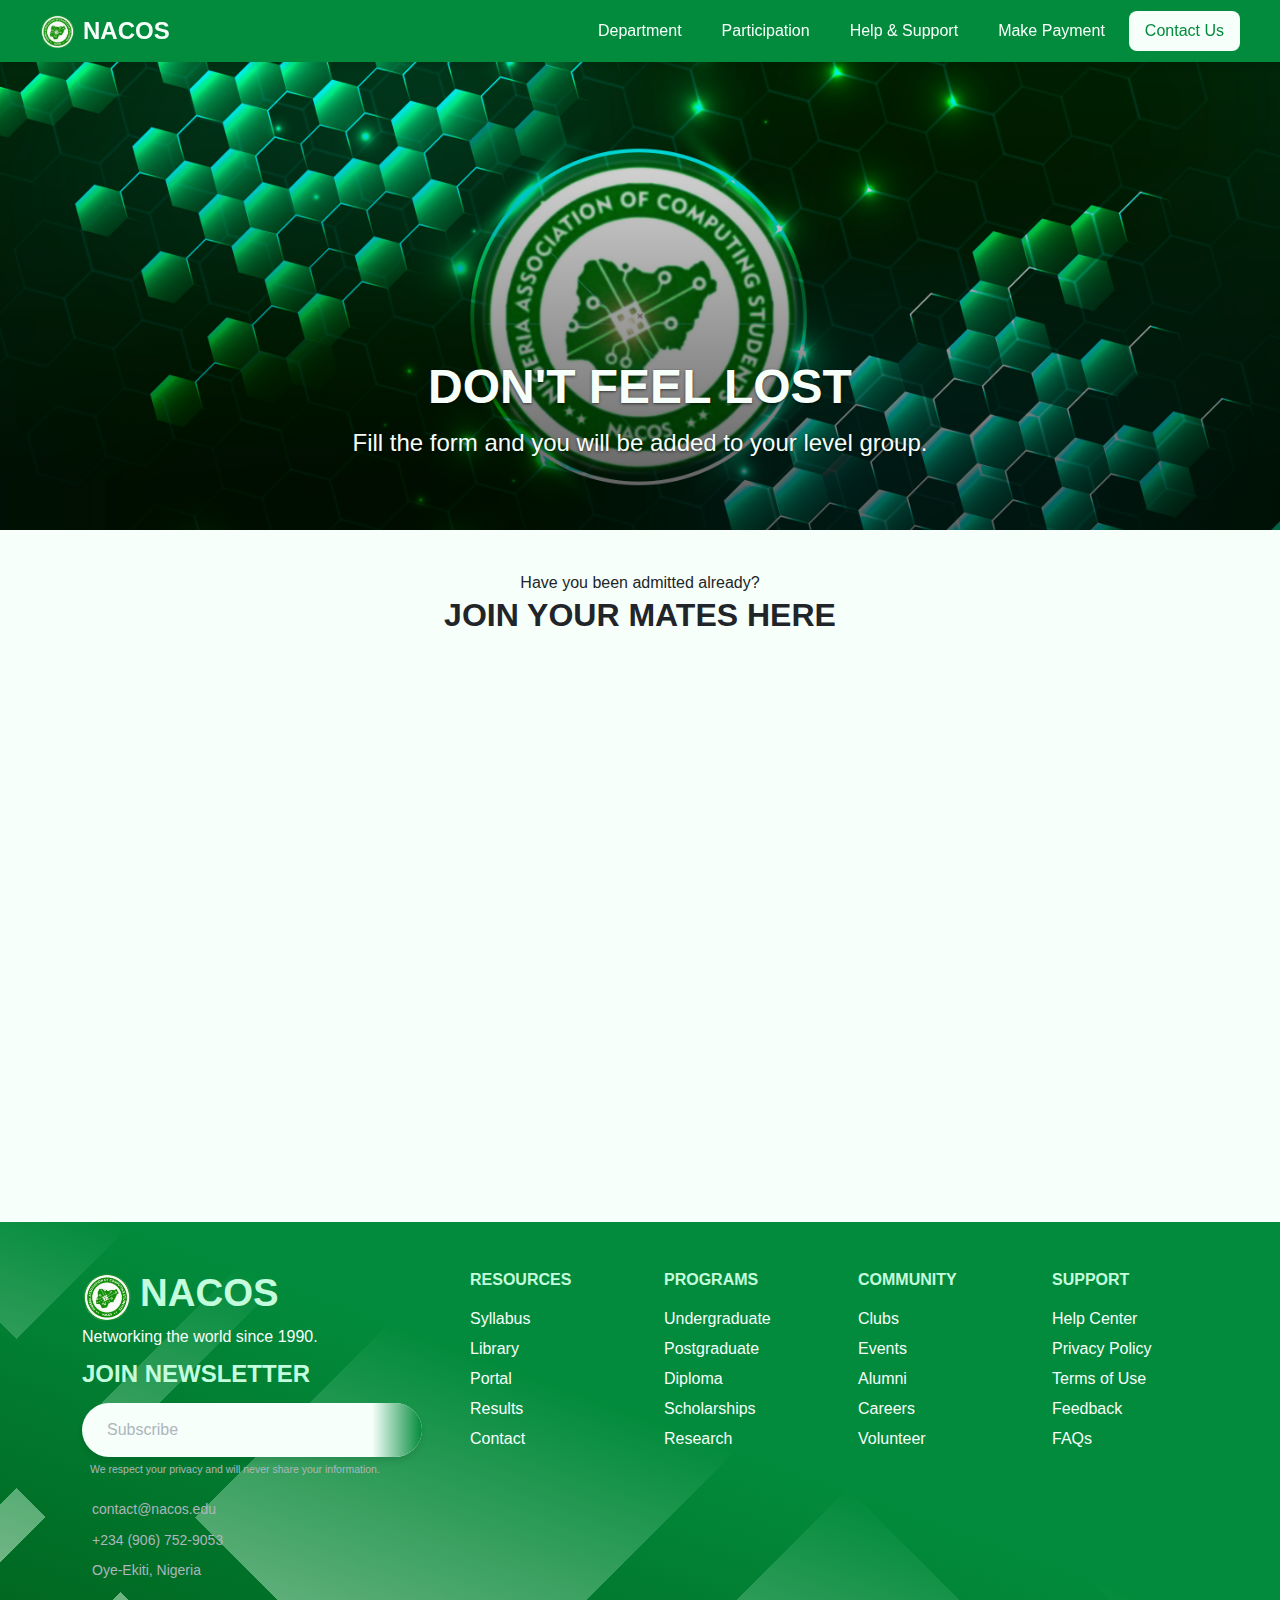
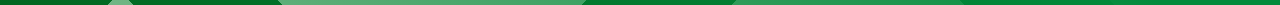
<file: Admission-page.html>
<!DOCTYPE html>
<html lang="en">

<head>
    <!-- *========= Meta Tags and Page Information ========= -->
    <meta charset="UTF-8">
    <meta name="viewport" content="width=device-width, initial-scale=1.0">

    <!-- *========= Favicon Settings ========= -->
    <link rel="apple-touch-icon" sizes="57x57" href="media/favicon/apple-icon-57x57.png">
    <link rel="apple-touch-icon" sizes="60x60" href="media/favicon/apple-icon-60x60.png">
    <link rel="apple-touch-icon" sizes="72x72" href="media/favicon/apple-icon-72x72.png">
    <link rel="apple-touch-icon" sizes="76x76" href="media/favicon/apple-icon-76x76.png">
    <link rel="apple-touch-icon" sizes="114x114" href="media/favicon/apple-icon-114x114.png">
    <link rel="apple-touch-icon" sizes="120x120" href="media/favicon/apple-icon-120x120.png">
    <link rel="apple-touch-icon" sizes="144x144" href="media/favicon/apple-icon-144x144.png">
    <link rel="apple-touch-icon" sizes="152x152" href="media/favicon/apple-icon-152x152.png">
    <link rel="apple-touch-icon" sizes="180x180" href="media/favicon/apple-icon-180x180.png">
    <link rel="icon" type="image/png" sizes="192x192" href="media/favicon/android-icon-192x192.png">
    <link rel="icon" type="image/png" sizes="32x32" href="media/favicon/favicon-32x32.png">
    <link rel="icon" type="image/png" sizes="96x96" href="media/favicon/favicon-96x96.png">
    <link rel="icon" type="image/png" sizes="16x16" href="media/favicon/favicon-16x16.png">
    <meta name="msapplication-TileImage" content="media/favicon/ms-icon-144x144.png">

    <!-- ? ------- Additional Meta Settings -------- -->
    <link rel="manifest" href="media/favicon/manifest.json">
    <meta name="msapplication-config" content="media/favicon/browserconfig.xml">
    <meta name="msapplication-TileColor" content="#B8FDD7">
    <meta name="theme-color" content="#B8FDD7">

    <!-- *========= External CSS Libraries ========= -->
    <!-- ? ------- Font Awesome Icons -------- -->
    <link rel="stylesheet" href="https://site-assets.fontawesome.com/releases/v6.5.1/css/all.css">

    <!-- ? ------- Bootstrap Framework -------- -->
    <link href="https://cdn.jsdelivr.net/npm/bootstrap@5.3.3/dist/css/bootstrap.min.css" rel="stylesheet"
        integrity="sha384-QWTKZyjpPEjISv5WaRU9OFeRpok6YctnYmDr5pNlyT2bRjXh0JMhjY6hW+ALEwIH" crossorigin="anonymous">

    <!-- ? ------- AOS Animation -------- -->
    <link href="https://unpkg.com/aos@2.3.1/dist/aos.css" rel="stylesheet">

    <link rel="stylesheet" href="https://cdnjs.cloudflare.com/ajax/libs/animate.css/4.1.1/animate.min.css" />

    <!-- *========= Custom Stylesheets ========= -->
    <link rel="stylesheet" href="general.css">
    <link rel="stylesheet" href="contact-&-Admissionpage.css">

    <title>NACOS | Admission Page</title>

</head>

<body id="Admission-page">
        <!-- *======== Navigation =========== -->
        <!-- Navbar will be inserted by JavaScript -->
        <header>
            <nav class="navbar navbar-expand-lg custom-navbar fixed-top">
                <div class="container-fluid px-4">
                    <!-- *======== Navbar Brand with Tooltip =========== -->
                    <a class="navbar-brand d-flex align-items-center smart-link" href="index.html" data-bs-toggle="tooltip"
                        data-bs-placement="bottom" title="Home">
                        <img src="./media/logo.png" alt="Logo" width="35" height="35" class="me-2">
                        <strong class="brand-name">NACOS</strong>
                    </a>
        
                    <!-- Toggle button -->
                    <button class="navbar-toggler custom-toggler" type="button" data-bs-toggle="offcanvas"
                        data-bs-target="#mobileMenu" aria-controls="mobileMenu" aria-label="Toggle navigation">
                        <span class="navbar-toggler-icon"></span>
                    </button>
        
        
                    <!-- Offcanvas menu -->
                    <div class="offcanvas offcanvas-end custom-offcanvas" tabindex="-1" id="mobileMenu"
                        aria-labelledby="offcanvasNavbarLabel">
                        <div class="offcanvas-header justify-content-between">
                            <h5 class="offcanvas-title brand-name" id="offcanvasNavbarLabel">NACOS</h5>
                            <button type="button" class="btn-close custom-close" data-bs-dismiss="offcanvas"
                                aria-label="Close"></button>
                        </div>
        
                        <div class="offcanvas-body">
                            <ul class="navbar-nav ms-auto gap-3">
                                <li class="nav-item dropdown">
                                    <a class="nav-link dropdown-toggle" href="#" role="button" data-bs-toggle="dropdown"
                                        aria-expanded="false">
                                        <i class="fa fa-building me-2"></i> Department
                                    </a>
                                    <ul class="dropdown-menu">
                                        <li><a class="dropdown-item smart-link" href="index.html#about-department">About us</a></li>
                                        <li><a class="dropdown-item smart-link" href="executive.html">Staff</a></li>
                                    </ul>
                                </li>
        
                                <li class="nav-item dropdown">
                                    <a class="nav-link dropdown-toggle" href="#" role="button" data-bs-toggle="dropdown"
                                        aria-expanded="false">
                                        <i class="fa fa-handshake-angle me-2"></i> Participation
                                    </a>
                                    <ul class="dropdown-menu">
                                        <li><a class="dropdown-item smart-link" href="Admission-page.html">Join Mate</a></li>
                                        <li><a class="dropdown-item" href="contact.html#contest">Contest for Post</a></li>
                                        <li><a class="dropdown-item" href="contact.html#birthday">Notify Birthday</a></li>
                                        <li>
                                            <hr class="dropdown-divider">
                                        </li>
                                        <li><a class="dropdown-item" href="contact.html#payment">Gift Us</a></li>
        
                                    </ul>
                                </li>
        
                                <li class="nav-item dropdown">
                                    <a class="nav-link dropdown-toggle" href="#" role="button" data-bs-toggle="dropdown"
                                        aria-expanded="false">
                                        <i class="fa fa-question-circle me-2"></i> Help & Support
                                    </a>
                                    <ul class="dropdown-menu">
                                        <li><a class="dropdown-item smart-link" href="index.html#FAQs">FAQs</a></li>
                                        <li><a class="dropdown-item" href="contact.html#report">Report a Problem</a></li>
                                    </ul>
                                </li>
        
                                <li class="nav-item">
                                    <a class="nav-link" href="contact.html#payment">
                                        <i class="fa fa-credit-card me-2"></i> Make Payment
                                    </a>
                                </li>
        
                                <li class="nav-item">
                                    <a class="button button2 btn btn-custom smart-link" href="contact.html">Contact Us</a>
                                </li>
                            </ul>
                        </div>
                    </div>
                </div>
            </nav>
            <!-- Navbar end -->
        </header>

    <!-- *======== Hero Section =========== -->
    <!-- & ++++++++ Main welcome banner and action buttons ++++++++ -->
    <section class="hero-section fluid" id="InsertHero">
        <div class="hero-container">
            <div class="hero-text">
                <h1 class="animate__animated animate__backInUp">Don't feel lost</h1>
                <p>Fill the form and you will be added to your level group.</p>
            </div>
        </div>
    </section>

    <section class="point_container">
        <!-- *======== Join Mates Section =========== -->
        <!-- & ++++++++ For already admitted students ++++++++ -->
        <div class="join-container" id="join-mates">
            <p style="margin: 0;">Have you been admitted already?</p>
            <h1 style="font-size: 2rem;">Join your mates here</h1>
        </div>

        <!-- ? ------- Join Mates Form -------- -->
        <form class="form-grid grid-diff" novalidate action="https://formspree.io/f/mjkwwdzw" method="POST"
            id="join-form" enctype="multipart/form-data" data-aos="fade-up">
            <div class="form-group">
                <label class="form-label" for="joinName">Full Name <span class="required">*</span></label>
                <input type="text" class="form-control" id="joinName" placeholder="e.g. John Doe" name="joinName">
                <div class="invalid-feedback">Name is required.</div>
            </div>

            <div class="form-group">
                <label class="form-label" for="joinPhone">Phone Number <span class="required">*</span></label>
                <input type="tel" class="form-control" id="joinPhone" placeholder="e.g. +2349067529053"
                    name="joinPhone">
                <div class="invalid-feedback">Preferably WhatsApp number.</div>
            </div>

            <div class="form-group">
                <label class="form-label" for="joinLevel">Level <span class="required">*</span></label>
                <select class="form-control" id="joinLevel" name="joinLevel">
                    <option value="" disabled selected>Select your level</option>
                    <option value="100">100 Level</option>
                    <option value="200">200 Level</option>
                    <option value="300">300 Level</option>
                    <option value="400">400 Level</option>
                </select>
                <div class="invalid-feedback">Level is required.</div>
            </div>

            <div class="form-group">
                <label class="form-label" for="joinDepartment">Department <span class="required">*</span></label>
                <input type="text" class="form-control" id="joinDepartment" placeholder="e.g. Computer Science"
                    name="joinDepartment">
                <div class="invalid-feedback">Enter department.</div>
            </div>

            <div class="form-group">
                <label class="form-label" for="joinGender">Gender</label>
                <select class="form-control optional" id="joinGender" name="joinGender">
                    <option value="" disabled selected>Gender</option>
                    <option value="Male">Male</option>
                    <option value="Female">Female</option>
                    <option value="prefernot">Prefer not to say</option>
                </select>
            </div>

            <div class="form-group file-input-wrapper">
                <label class="form-label" for="joinEvidence">Portal Screenshot (Optional)</label>
                <input type="file" class="form-control optional" id="joinEvidence" aria-describedby="File-error"
                    name="Portal[]" name="joinEvidence">
            </div>

            <div class="form-footer">
                <button type="submit" class="btn button">
                    Submit
                </button>
            </div>
        </form>

        <!-- ? ------- Custom Alert Component -------- -->
        <!-- & ++++++++ For form submission feedback ++++++++ -->
        <div id="customAlert" class="custom-alert hidden">
            <div class="custom-alert-box">
                <p id="alertMessage">Form submitted successfully!</p>
                <button id="alertOk">Okay</button>
            </div>
        </div>
    </section>
<br><br><br><br><br>
    <!-- *======== Footer =========== -->
    <footer>
        <!-- *footer starts -->
        <div class="footer_wrapper">
        
            <div class="container">
                <div class="row row-cols-1 row-cols-md-2 g-5">
        
                    <!-- Right Section: Newsletter and Socials -->
                    <div class="col-md-4 mb-3">
                        <!-- Logo and Quick Description -->
                        <div class="footer-column footer-brand">
                            <a class="navbar-brand d-flex align-items-center smart-link" href="#index-page"
                                data-fallback="index.html" data-bs-toggle="tooltip" data-bs-placement="top" title="Home">
                                <img src="./media/logo.png" alt="Logo" width="50" height="50" class="me-2">
                                <h1>
                                    <span class="brand-name text-uppercase footer-brand-name">NACOS</span>
                                </h1>
                            </a>
                            <p class="footer-tagline">Networking the world since 1990.</p>
                        </div>
                        <h4 class="text-uppercase join-text">Join Newsletter</h4>
                        <form class="newsletter-form">
                            <div class="form-group">
                                <input type="email" placeholder="Subscribe" required>
                                <button type="submit">
                                    <i class="fa fa-paper-plane"></i>
                                </button>
        
                            </div>
                            <div class="newsletter-info">
                                <i class="fa fa-lock"></i>
                                <small>We respect your privacy and will never share your information.</small>
                            </div>
                        </form>
                        <div class="footer-contact">
                            <p><i class="fa fa-envelope"></i> contact@nacos.edu</p>
                            <p><i class="fa fa-phone"></i> +234 (906) 752-9053</p>
                            <p><i class="fa fa-map-marker-alt"></i> Oye-Ekiti, Nigeria</p> <!-- Added address -->
                        </div>
                    </div>
        
                    <!-- Left Section: Link Groups (takes more visual width) -->
                    <div class="col-md-8">
                        <div class="row row-cols-2 row-cols-sm-4 g-5">
                            <div class="col">
                                <h6 class="text-uppercase">Resources</h6>
                                <ul class="list-unstyled">
                                    <li><a href="#" class="footer_link text-light text-decoration-none">Syllabus</a>
                                    </li>
                                    <li><a href="Library.html" class="footer_link text-light text-decoration-none">Library</a>
                                    </li>
                                    <li><a href="#" class="footer_link text-light text-decoration-none">Portal</a></li>
                                    <li><a href="#" class="footer_link text-light text-decoration-none">Results</a></li>
                                    <li><a href="contact.html" class="footer_link text-light text-decoration-none">Contact</a>
                                    </li>
                                </ul>
                            </div>
                            <div class="col">
                                <h6 class="text-uppercase">Programs</h6>
                                <ul class="list-unstyled">
                                    <li><a href="#" class="footer_link text-light text-decoration-none">Undergraduate</a>
                                    </li>
                                    <li><a href="#" class="footer_link text-light text-decoration-none">Postgraduate</a>
                                    </li>
                                    <li><a href="#" class="footer_link text-light text-decoration-none">Diploma</a></li>
                                    <li><a href="#" class="footer_link text-light text-decoration-none">Scholarships</a>
                                    </li>
                                    <li><a href="#" class="footer_link text-light text-decoration-none">Research</a>
                                    </li>
                                </ul>
                            </div>
                            <div class="col">
                                <h6 class="text-uppercase">Community</h6>
                                <ul class="list-unstyled">
                                    <li><a href="#" class="footer_link text-light text-decoration-none">Clubs</a></li>
                                    <li><a href="#" class="footer_link text-light text-decoration-none">Events</a></li>
                                    <li><a href="#" class="footer_link text-light text-decoration-none">Alumni</a></li>
                                    <li><a href="#" class="footer_link text-light text-decoration-none">Careers</a></li>
                                    <li><a href="#" class="footer_link text-light text-decoration-none">Volunteer</a>
                                    </li>
                                </ul>
                            </div>
                            <div class="col">
                                <h6 class="text-uppercase">Support</h6>
                                <ul class="list-unstyled">
                                    <li><a href="contact.html" class="footer_link text-light text-decoration-none">Help
                                            Center</a>
                                    </li>
                                    <li><a href="#" class="footer_link text-light text-decoration-none">Privacy
                                            Policy</a>
                                    </li>
                                    <li><a href="#" class="footer_link text-light text-decoration-none">Terms of Use</a>
                                    </li>
                                    <li><a href="#" class="footer_link text-light text-decoration-none">Feedback</a>
                                    </li>
                                    <li><a href="index.html#FAQs" class="footer_link text-light text-decoration-none">FAQs</a>
                                    </li>
                                </ul>
                            </div>
                        </div>
                    </div>
        
                </div>
            </div>
        </div>
    </footer>

    <!-- *======== Scripts =========== -->
    <!-- ? ------- External Libraries -------- -->
    <script src="https://cdn.jsdelivr.net/npm/bootstrap@5.3.5/dist/js/bootstrap.bundle.min.js"
        integrity="sha384-k6d4wzSIapyDyv1kpU366/PK5hCdSbCRGRCMv+eplOQJWyd1fbcAu9OCUj5zNLiq" crossorigin="anonymous">
        </script>

    <!-- ?AOS js link -->
    <script src="https://unpkg.com/aos@2.3.1/dist/aos.js"></script>

    <!-- ? ------- Custom Scripts -------- -->
    <script src="general.js"></script>
    <script>
        // Form Submission Handler
        document.getElementById("join-form").addEventListener("submit", function (e) {
            e.preventDefault();

            const form = e.target;
            const formData = new FormData(form);

            fetch("https://usebasin.com/f/5c7379141745", {
                method: "POST",
                body: formData
            }).then(response => response.json())
                .then(data => {
                    if (data.success) {
                        document.getElementById("form-feedback").style.display = "block";  // Show success message
                        form.reset();  // Reset form
                    } else {
                        document.getElementById("form-error").style.display = "block";  // Show error message
                    }
                }).catch((error) => {
                    console.error('Error:', error);
                    document.getElementById("form-error").style.display = "block";  // Show error message on failure
                });
        });
    </script>
</body>

</html>
</file>
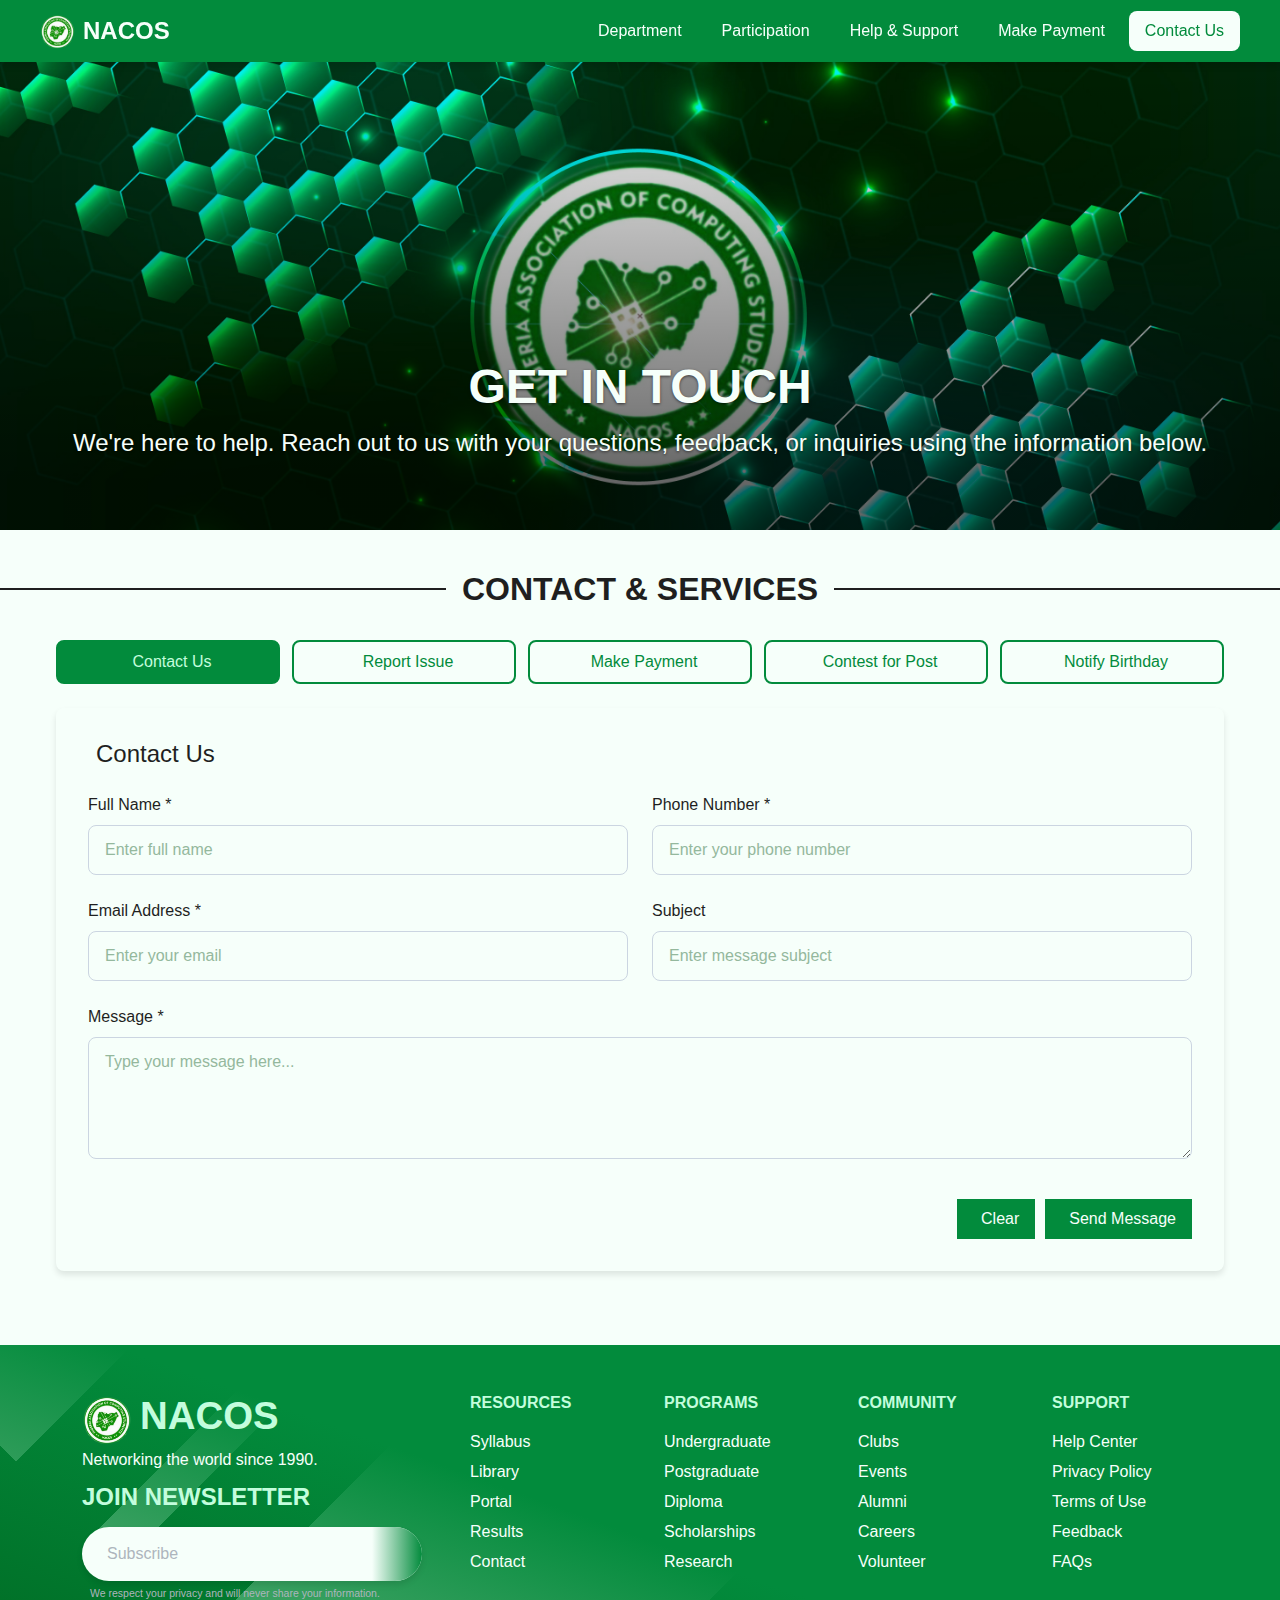
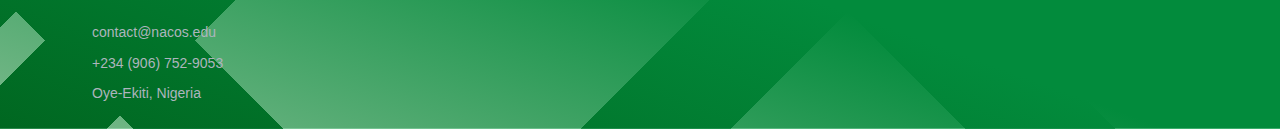
<file: contact.html>
<!DOCTYPE html>
<html lang="en">

<head>
    <!-- *========= Meta Tags and Page Information ========= -->
    <meta charset="UTF-8">
    <meta name="viewport" content="width=device-width, initial-scale=1.0">

    <!-- *========= Favicon Settings ========= -->
    <link rel="apple-touch-icon" sizes="57x57" href="media/favicon/apple-icon-57x57.png">
    <link rel="apple-touch-icon" sizes="60x60" href="media/favicon/apple-icon-60x60.png">
    <link rel="apple-touch-icon" sizes="72x72" href="media/favicon/apple-icon-72x72.png">
    <link rel="apple-touch-icon" sizes="76x76" href="media/favicon/apple-icon-76x76.png">
    <link rel="apple-touch-icon" sizes="114x114" href="media/favicon/apple-icon-114x114.png">
    <link rel="apple-touch-icon" sizes="120x120" href="media/favicon/apple-icon-120x120.png">
    <link rel="apple-touch-icon" sizes="144x144" href="media/favicon/apple-icon-144x144.png">
    <link rel="apple-touch-icon" sizes="152x152" href="media/favicon/apple-icon-152x152.png">
    <link rel="apple-touch-icon" sizes="180x180" href="media/favicon/apple-icon-180x180.png">
    <link rel="icon" type="image/png" sizes="192x192" href="media/favicon/android-icon-192x192.png">
    <link rel="icon" type="image/png" sizes="32x32" href="media/favicon/favicon-32x32.png">
    <link rel="icon" type="image/png" sizes="96x96" href="media/favicon/favicon-96x96.png">
    <link rel="icon" type="image/png" sizes="16x16" href="media/favicon/favicon-16x16.png">
    <meta name="msapplication-TileImage" content="media/favicon/ms-icon-144x144.png">

    <!-- ? ------- Additional Meta Settings -------- -->
    <link rel="manifest" href="media/favicon/manifest.json">
    <meta name="msapplication-config" content="media/favicon/browserconfig.xml">
    <link rel="canonical" href="https://nickfrost2.github.io/NACOS-website/">
    <meta name="msapplication-TileColor" content="#B8FDD7">
    <meta name="theme-color" content="#B8FDD7">

    <!-- *========= External CSS Libraries ========= -->
    <!-- ? ------- Font Awesome Icons -------- -->
    <link rel="stylesheet" href="https://site-assets.fontawesome.com/releases/v6.5.1/css/all.css">

    <!-- ? ------- Bootstrap Framework -------- -->
    <link href="https://cdn.jsdelivr.net/npm/bootstrap@5.3.3/dist/css/bootstrap.min.css" rel="stylesheet"
        integrity="sha384-QWTKZyjpPEjISv5WaRU9OFeRpok6YctnYmDr5pNlyT2bRjXh0JMhjY6hW+ALEwIH" crossorigin="anonymous">

    <!-- *========= Custom Stylesheets ========= -->
    <link rel="stylesheet" href="general.css">
    <link rel="stylesheet" href="contact-&-Admissionpage.css">

    <title>NACOS | Contact Page</title>
</head>

<body id="contact-page">
    <!-- *Navbar -->
    <header id="Navbar">
    </header>

    <!-- *hero section -->
    <section class="hero-section fluid" id="InsertHero">
        <div class="hero-container">
            <div class="hero-text">
                <h1>Get in Touch</h1>
                <p>We're here to help. Reach out to us with your questions, feedback, or inquiries using the information below.</p>
            </div>
        </div>
    </section>

    <!-- * contact form -->
    <section class="contact-section">

        <h1 class="legend">Contact & Services</h1>

        <div class="container">

            <!-- ?form navigation -->
            <div class="forms-navigation">
                <a href="#contact" class="menu-link active" data-form="contact">
                    <i class="fas fa-envelope"></i> Contact Us
                </a>
                <a href="#report" class="menu-link" data-form="report">
                    <i class="fas fa-flag"></i> Report Issue
                </a>
                <a href="#payment" class="menu-link" data-form="payment">
                    <i class="fas fa-credit-card"></i> Make Payment
                </a>
                <a href="#contest" class="menu-link" data-form="contest">
                    <i class="fas fa-trophy"></i> Contest for Post
                </a>
                <a href="#birthday" class="menu-link" data-form="birthday">
                    <i class="fas fa-birthday-cake"></i> Notify Birthday
                </a>
            </div>

            <!-- ?contact menu -->
            <div id="contact" class="form-container active">
                <h2 class="form-title"><i class="fas fa-envelope"></i> Contact Us</h2>
                <form class="form-grid" novalidate>
                    <div class="form-group">
                        <label class="form-label" for="contactName">Full Name <span class="required">*</span></label>
                        <input type="text" class="form-control" id="contactName" placeholder="Enter full name">

                         <div class="invalid-feedback">Name is required.
                         </div> 
                    </div>

                    <div class="form-group">
                        <label class="form-label" for="contactPhone">Phone Number <span class="required">*</span></label>
                        <input type="tel" class="form-control" id="contactPhone" placeholder="Enter your phone number">
                        <div class="invalid-feedback">Input a valid number.
                        </div>
                    </div>

                    <div class="form-group">
                        <label class="form-label" for="contactEmail">Email Address <span class="required">*</span></label>
                        <input type="email" class="form-control" id="contactEmail" placeholder="Enter your email">
                        <div class="invalid-feedback">Input a valid Email address.
                        </div>
                    </div>

                    <div class="form-group">
                        <label class="form-label" for="contactSubject">Subject</label>
                        <input type="text" class="form-control optional" id="contactSubject" placeholder="Enter message subject">
                    </div>

                    <div class="form-group full-width">
                        <label class="form-label" for="contactMessage">Message <span class="required">*</span></label>
                        <textarea class="form-control" id="contactMessage" rows="4"
                            placeholder="Type your message here..."></textarea>

                            <div class="invalid-feedback">Must be above 180 characters.
                            </div>
                    </div>

                    <div class="form-footer">
                        <button type="reset" class="btn button button3">
                            <i class="fas fa-broom"></i> Clear
                        </button>
                        <button type="submit" class="btn button">
                            <i class="fas fa-paper-plane"></i> Send Message
                        </button>
                    </div>
                </form>
            </div>

            <!-- ?report menu -->
            <div id="report" class="form-container">
                <h2 class="form-title"><i class="fas fa-flag"></i> Report Issue</h2>

                <div class="toggle-wrapper">
                    <label for="anonToggle">
                        <input type="checkbox" id="anonToggle"> Report Anonymously
                        <i class="fas fa-user-secret ml-2"></i>
                    </label>
                </div>

                <form class="form-grid grid-diff" novalidate>
                    <div class="form-group personal-info">
                        <label class="form-label" for="reportName">Full Name <span class="required">*</span></label>
                        <input type="text" class="form-control" id="reportName" placeholder="Enter your name">

                        <div class="invalid-feedback">Name is required.
                        </div>
                    </div>

                    <div class="form-group personal-info">
                        <label class="form-label" for="reportPhone">Phone Number <span class="required">*</span></label>
                        <input type="tel" class="form-control" id="reportPhone" placeholder="Enter your phone number">
                        <div class="invalid-feedback">Insert a valid number.
                        </div>
                    </div>

                    <div class="form-group personal-info">
                        <label class="form-label" for="reportEmail">Email Address <span class="required">*</span></label>
                        <input type="email" class="form-control" id="reportEmail" placeholder="Enter your email">
                        <div class="invalid-feedback">Insert a valid  Email Address.
                        </div>
                    </div>

                    <div class="form-group personal-info">
                        <label class="form-label" for="reportMatric">Matric Number</label>
                        <input type="text" class="form-control optional" id="reportMatric"
                            placeholder="Enter Matric Number">
                    </div>

                    <div class="form-group personal-info">
                        <label class="form-label" for="reportLevel">Level</label>
                        <select class="form-control optional" id="reportLevel">
                            <option value="" disabled selected>Select your level</option>
                            <option value="100">100 Level</option>
                            <option value="200">200 Level</option>
                            <option value="300">300 Level</option>
                            <option value="400">400 Level</option>
                            <option value="other">Others</option>
                        </select>
                    </div>

                    <div class="form-group">
                        <label class="form-label" for="reportGender">Gender</label>
                        <select class="form-control optional" id="reportGender">
                            <option value="" disabled selected>Gender</option>
                            <option value="Male">Male</option>
                            <option value="Female">Female</option>
                            <option value="prefernot">Prefer not to say</option>
                        </select>
                    </div>

                    <div class="form-group">
                        <label class="form-label" for="reportRegard">Regarding</label>
                        <select class="form-control" id="reportRegard">
                            <option value="" disabled selected>Issue Regarging</option>
                            <option value="student">Students</option>
                            <option value="Lecturer">Lecturer</option>
                            <option value="others">Others</option>
                        </select>
                    </div>

                    <div class="form-group">
                        <label class="form-label" for="reportTitle">Issue Title</label>
                        <input type="text" class="form-control" id="reportTitle"
                            placeholder="Harrassment / Examination malpractice / ETC">
                    </div>

                    <div class="form-group file-input-wrapper">
                        <label class="form-label" for="reportEvidence">Supporting Evidence (Optional)</label>
                        <!-- <i class="fas fa-file-upload"></i> -->
                        <input type="file" class="form-control" id="reportEvidence" multiple
                            aria-describedby="File-error" name="Evidence[]">
                    </div>


                    <div class="form-group full-width">
                        <label class="form-label" for="reportDescription">Issue Description</label>
                        <textarea class="form-control" id="reportDescription" rows="4"
                            placeholder="Describe the issue in detail..."></textarea>
                            <div class="invalid-feedback">Must be above 180 characters.
                            </div>
                            
                    </div>

                    <div class="form-footer">
                        <button type="reset" class="btn button button3">
                            <i class="fas fa-broom"></i> Clear
                        </button>
                        <button type="submit" class="btn button">
                            <i class="fas fa-exclamation-circle"></i> Submit Report
                        </button>
                    </div>
                </form>
            </div>

            <!-- ?payment menu -->
            <div id="payment" class="form-container">
                <h2 class="form-title"><i class="fas fa-credit-card"></i> Make Payment</h2>
                <form class="form-grid grid-diff" novalidate>
                    <div class="form-group">
                        <label class="form-label" for="paymentName">Full Name <span class="required">*</span></label>
                        <input type="text" class="form-control" id="paymentName" placeholder="Enter your name">
                        <div class="invalid-feedback">Full name is required.
                        </div>
                    </div>

                    <div class="form-group">
                        <label class="form-label" for="paymentMatric">Matric Number/JAMB Reg <span class="required">*</span></label>
                        <input type="text" class="form-control" id="paymentMatric"
                            placeholder="Enter your matric number">
                            <div class="invalid-feedback">Matric Number is neccessary.
                            </div>
                    </div>

                    <div class="form-group">
                        <label class="form-label" for="paymentLevel">Level <span class="required">*</span></label>
                        <select class="form-control" id="paymentLevel">
                            <option value="" disabled selected>Select your level</option>
                            <option value="100">100 Level</option>
                            <option value="200">200 Level</option>
                            <option value="300">300 Level</option>
                            <option value="400">400 Level</option>
                            <option value="500">500 Level</option>
                        </select>
                        <div class="invalid-feedback">Choose your level.
                        </div>
                    </div>

                    <div class="form-group">
                        <label class="form-label" for="paymentDept">Department <span class="required">*</span></label>
                        <input type="text" class="form-control" id="paymentDept" placeholder="Enter your department">
                        <div class="invalid-feedback">Department is needed.
                        </div>
                    </div>

                    <div class="form-group">
                        <label class="form-label" for="paymentEmail">Email Address</label>
                        <input type="email" class="form-control optional" id="paymentEmail" placeholder="Enter your email">
                    </div>

                    <div class="form-group">
                        <label class="form-label" for="paymentPhone">Phone Number <span class="required">*</span></label>
                        <input type="tel" class="form-control" id="paymentPhone" placeholder="Enter your phone number">
                        <div class="invalid-feedback">WhatsApp number preferrably.
                        </div>
                    </div>

                    <div class="form-group">
                        <label class="form-label" for="paymentDate">Payment date</label>
                        <input type="datetime-local" class="form-control optional" id="paymentDate"
                            placeholder="Date of payment">
                    </div>

                    <div class="form-group">
                        <label class="form-label" for="paymentPurpose">Payment Purpose <span class="required">*</span></label>
                        <select class="form-control" id="paymentPurpose">
                            <option value="" disabled selected>Payment for...</option>
                            <option value="classDue">Class Due</option>
                            <option value="FacultyDue">Faculty Due</option>
                            <option value="departmentDue">Department due</option>
                            <option value="departmentCloth">Department cloth</option>
                            <option value="gift">Gift Us</option>
                            <option value="other">Other</option>

                        </select>
                        <div class="invalid-feedback">What is the payment for.
                        </div>
                    </div>

                    <div class="form-group file-input-wrapper">
                        <label class="form-label" for="paymentReceipt">Payment Receipt <span class="required">*</span></label>
                        <!-- <i class="fas fa-file-upload"></i> -->
                        <input type="file" class="form-control" id="paymentReceipt" multiple
                            aria-describedby="File-error" name="payment[]" required>
                            <div class="invalid-feedback">Upload proof of payment.
                            </div>
                    </div>

                    <div class="info-box info">
                        <p><strong><i class="fas fa-info-circle"></i> Payment Details:</strong></p>
                        <p>
                            <!-- Bank: Opay<br> -->
                            Account Number: <span class="account-number">2257xxxxxx0889</span>
                            <button type="button" class="copy-button" title="Copy Account Number"
                                style="background: none; border: none; padding: 0; cursor: pointer; margin-left: 5px;">
                                <i class="fas fa-copy"></i>
                            </button>
                            <span class="copy-notification">Copied!</span>
                            <br>
                            Account Name: NACOS
                        </p>
                        <ul>
                            <li><i class="fas fa-check-circle"></i> Applicant must be a NACOSSITE</li>
                            <li><i class="fas fa-exclamation-triangle"></i> No refund after payment</li>
                            <li><i class="fas fa-info-circle"></i> Use matric number as the transaction description</li>
                        </ul>
                    </div>

                    <div class="form-footer">
                        <button type="reset" class="btn button button3">
                            <i class="fas fa-broom"></i> Clear
                        </button>
                        <button type="submit" class="btn button">
                            <i class="fas fa-check-circle"></i> Submit Payment
                        </button>
                    </div>
                </form>
            </div>

            <!-- ?contest menu -->
            <div id="contest" class="form-container">
                <h2 class="form-title"><i class="fas fa-trophy"></i> Contest for Post</h2>
                <form class="form-grid" novalidate>
                    <div class="form-group">
                        <label class="form-label" for="contestName">Full Name</label>
                        <input type="text" class="form-control" id="contestName" placeholder="Enter your full name">
                    </div>

                    <div class="form-group">
                        <label class="form-label" for="contestMatric">Matric Number</label>
                        <input type="text" class="form-control" id="contestMatric"
                            placeholder="Enter your matric number">
                    </div>

                    <div class="form-group">
                        <label class="form-label" for="paymentDept">Department</label>
                        <input type="text" class="form-control" id="paymentDept" placeholder="Enter your department">
                    </div>

                    <div class="form-group">
                        <label class="form-label" for="contestLevel">Level</label>
                        <select class="form-control" id="contestLevel">
                            <option value="" disabled selected>Select your level</option>
                            <option value="100">100 Level</option>
                            <option value="200">200 Level</option>
                            <option value="300">300 Level</option>
                            <option value="400">400 Level</option>
                            <option value="500">500 Level</option>
                        </select>
                    </div>

                    <div class="form-group">
                        <label class="form-label" for="contestPhone">Phone Number</label>
                        <input type="tel" class="form-control" id="contestPhone" placeholder="Enter your phone number">
                    </div>

                    <div class="form-group">
                        <label class="form-label" for="contestEmail">Email Address</label>
                        <input type="email" class="form-control" id="contestEmail" placeholder="Enter your email">
                    </div>

                    <div class="form-group">
                        <label class="form-label" for="contestPost">Available Positions</label>
                        <select class="form-control" id="contestPost">
                            <option value="" disabled selected>Select position to contest</option>
                            <option value="president">President - 300</option>
                            <option value="vp">Vice President - 200</option>
                            <option value="gen-sec">General secretary - 300</option>
                            <option value="fin-sec">Financial Secretary - 300</option>
                            <option value="treasurer">Treasurer - 200,300</option>
                            <option value="pro">Public Relations Officer - all</option>
                            <option value="librarian">librarian - 100,200</option>
                            <option value="ags">Asst. Gen-sec - 100,200</option>
                            <option value="welfare">Welfare Director - 200,300</option>
                            <option value="social">Social director - 200,300</option>
                            <option value="sport">Sport director - 200,300</option>
                            <option value="software">Software director - 200,300</option>
                        </select>
                    </div>

                    <div class="form-group file-input-wrapper">
                        <label class="form-label" for="contestReceipt">Form payment receipt</label>
                        <!-- <i class="fas fa-file-upload"></i> -->
                        <input type="file" class="form-control" id="contestReciept" multiple
                            aria-describedby="File-error" name="Form-receipt[]">
                    </div>

                    <div class="info-box info info-red">
                        <p><strong><i class="fas fa-info-circle"></i> Payment Details:</strong></p>
                        <p>
                            Bank: Opay<br>
                            Account Number: <span class="account-number">9067529053</span>
                            <button type="button" class="copy-button" title="Copy Account Number"
                                style="background: none; border: none; padding: 0; cursor: pointer; margin-left: 5px;">
                                <i class="fas fa-copy"></i>
                            </button>
                            <span class="copy-notification">Copied!</span>
                            <br>
                            Account Name: NACOS Association
                        </p>
                        <ul>
                            <li><i class="fas fa-check-circle"></i> Applicant must be a NACOSSITE</li>
                            <li><i class="fas fa-exclamation-triangle"></i> No refund after payment</li>
                            <li><i class="fas fa-info-circle"></i> Use matric number as the transaction description</li>
                        </ul>
                    </div>

                    <div class="form-footer">
                        <button type="reset" class="btn button button3">
                            <i class="fas fa-broom"></i> Clear
                        </button>
                        <button type="submit" class="btn button">
                            <i class="fas fa-paper-plane"></i> Submit Application
                        </button>
                    </div>
                </form>
            </div>

            <!-- ?birthday menu -->
            <div id="birthday" class="form-container">
                <h2 class="form-title"><i class="fas fa-birthday-cake"></i> Notify Birthday</h2>
                <form class="form-grid" novalidate>
                    <div class="form-group">
                        <label class="form-label" for="birthdayName">Full Name <span class="required">*</span></label>
                        <input type="text" class="form-control" id="birthdayName" placeholder="Enter celebrant's name">
                    </div>

                    <div class="form-group">
                        <label class="form-label" for="birthdayNickname">Nickname/Known As (Optional)</label>
                        <input type="text" class="form-control optional" id="birthdayNickname"
                            placeholder="Enter nickname if any">
                    </div>

                    <div class="form-group">
                        <label class="form-label" for="birthdayEmail">Email Address</label>
                        <input type="email" class="form-control optional" id="birthdayEmail" placeholder="Enter email address">
                    </div>

                    <div class="form-group">
                        <label class="form-label" for="birthdayPhone">Phone Number</label>
                        <input type="tel" class="form-control optional" id="birthdayPhone" placeholder="Enter phone number">
                    </div>

                    <div class="form-group">
                        <label class="form-label" for="birthdayGender">Gender <span class="required">*</span></label>
                        <select class="form-control" id="birthGender">
                            <option value="" disabled selected>Gender</option>
                            <option value="Male">Male</option>
                            <option value="Female">Female</option>
                            <option value="prefernot">Prefer not to say</option>
                        </select>
                    </div>

                    <div class="form-group">
                        <label class="form-label" for="birthdayDate">Birthday Date <span class="required">*</span></label>
                        <input type="date" class="form-control" id="birthdayDate" placeholder="Enter Date">
                    </div>


                    <div class="form-group">
                        <label class="form-label" for="birthdayLevel">Level/Year</label>
                        <select class="form-control optional" id="birthdayLevel">
                            <option value="" disabled selected>Select level</option>
                            <option value="100">100 Level</option>
                            <option value="200">200 Level</option>
                            <option value="300">300 Level</option>
                            <option value="400">400 Level</option>
                            <option value="500">500 Level</option>
                            <option value="alumni">Alumni</option>
                        </select>
                    </div>

                    <div class="form-group file-input-wrapper">
                        <label class="form-label" for="birthdayPhoto">Celebrant's Photo (Optional)</label>
                        <input type="file" class="form-control optional" id="birthdayPhoto" accept="image/*">
                    </div>

                    <div class="form-group full-width">
                        <label class="form-label" for="birthdayMessage">Special Birthday Message (Optional)</label>
                        <textarea class="form-control optional" id="birthdayMessage" rows="3"
                            placeholder="Enter a special message for the celebrant..."></textarea>
                    </div>

                    <div class="form-footer">
                        <button type="reset" class="btn button button3">
                            <i class="fas fa-broom"></i> Clear
                        </button>
                        <button type="submit" class="btn button">
                            <i class="fas fa-bell"></i> Submit Notification
                        </button>
                    </div>
                </form>
            </div>
        </div>

<!-- alert container-->
        <div id="customAlert" class="custom-alert hidden">
            <div class="custom-alert-box">
                <p id="alertMessage">Form submitted successfully!</p>
                <button id="alertOk">Okay</button>
            </div>
        </div>

    </section>

    <br><br><br><br><br>

    <!-- *footer -->
    <footer id="insertfooter">

    </footer>

    <!-- ?bootstrap js link -->
    <script src="https://cdn.jsdelivr.net/npm/bootstrap@5.3.5/dist/js/bootstrap.bundle.min.js"
        integrity="sha384-k6d4wzSIapyDyv1kpU366/PK5hCdSbCRGRCMv+eplOQJWyd1fbcAu9OCUj5zNLiq" crossorigin="anonymous">
        </script>

    <!-- ?custom javascript -->
    <script src="general.js"></script>
    <script>
        // Handle navigation between forms
        const navLinks = document.querySelectorAll(".menu-link");
        const forms = document.querySelectorAll(".form-container");

        function setActiveForm() {
            const hash = window.location.hash || "#contact";
            const formId = hash.substring(1);

            navLinks.forEach(link => link.classList.remove("active"));
            forms.forEach(form => form.classList.remove("active"));

            document.querySelector(`[data-form="${formId}"]`)?.classList.add("active");
            document.getElementById(formId)?.classList.add("active", "fade-effect");
        }

        setActiveForm();

        navLinks.forEach(link => {
            link.addEventListener("click", () => {
                setTimeout(setActiveForm, 0);
            });
        });

        window.addEventListener("hashchange", setActiveForm);

        // Anonymous toggle for report issue form
        const anonToggle = document.getElementById("anonToggle");
        if (anonToggle) {
            anonToggle.addEventListener("change", function () {
                const personalInfoFields = document.querySelectorAll(".personal-info");
                personalInfoFields.forEach(field => {
                    const input = field.querySelector("input");
                    if (this.checked) {
                        field.style.display = "none";
                        if (input) input.value = "";
                    } else {
                        field.style.display = "block";
                    }
                });
            });
        }

    </script>

</body>

</html>
</file>
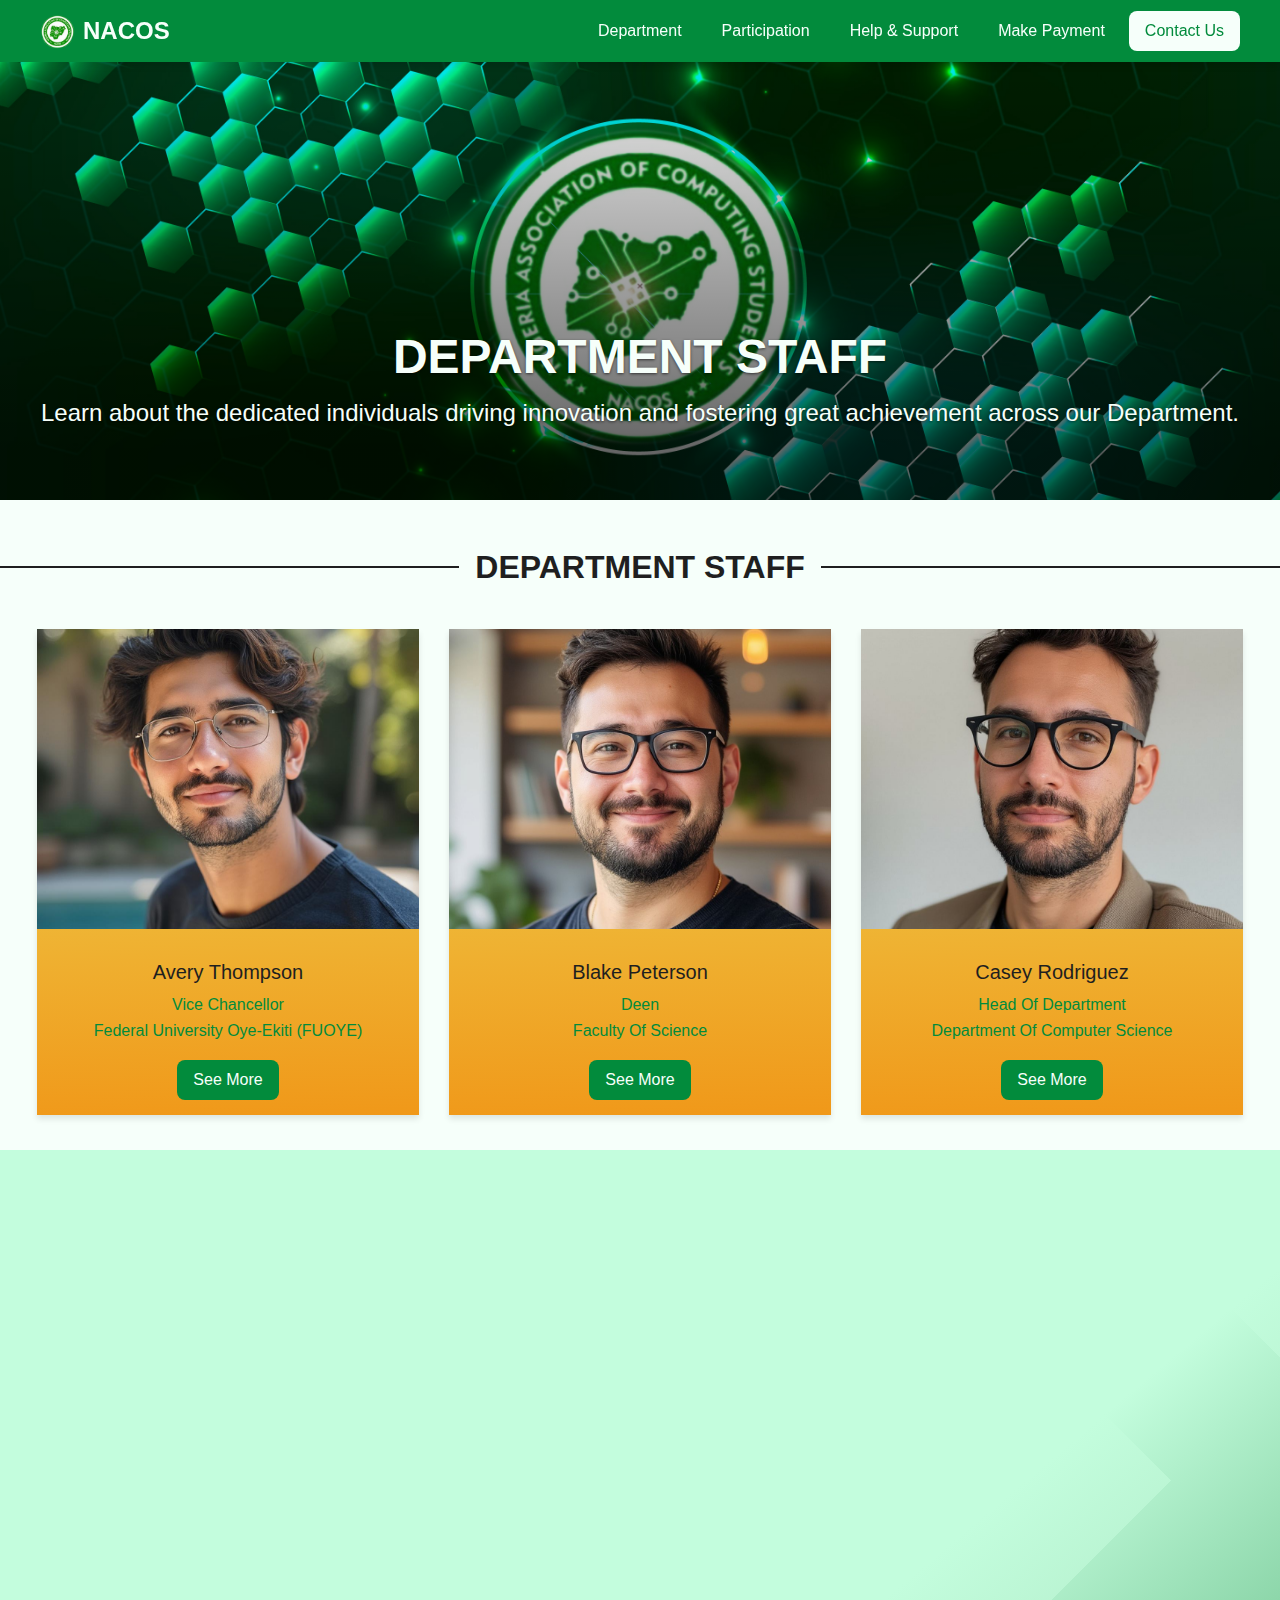
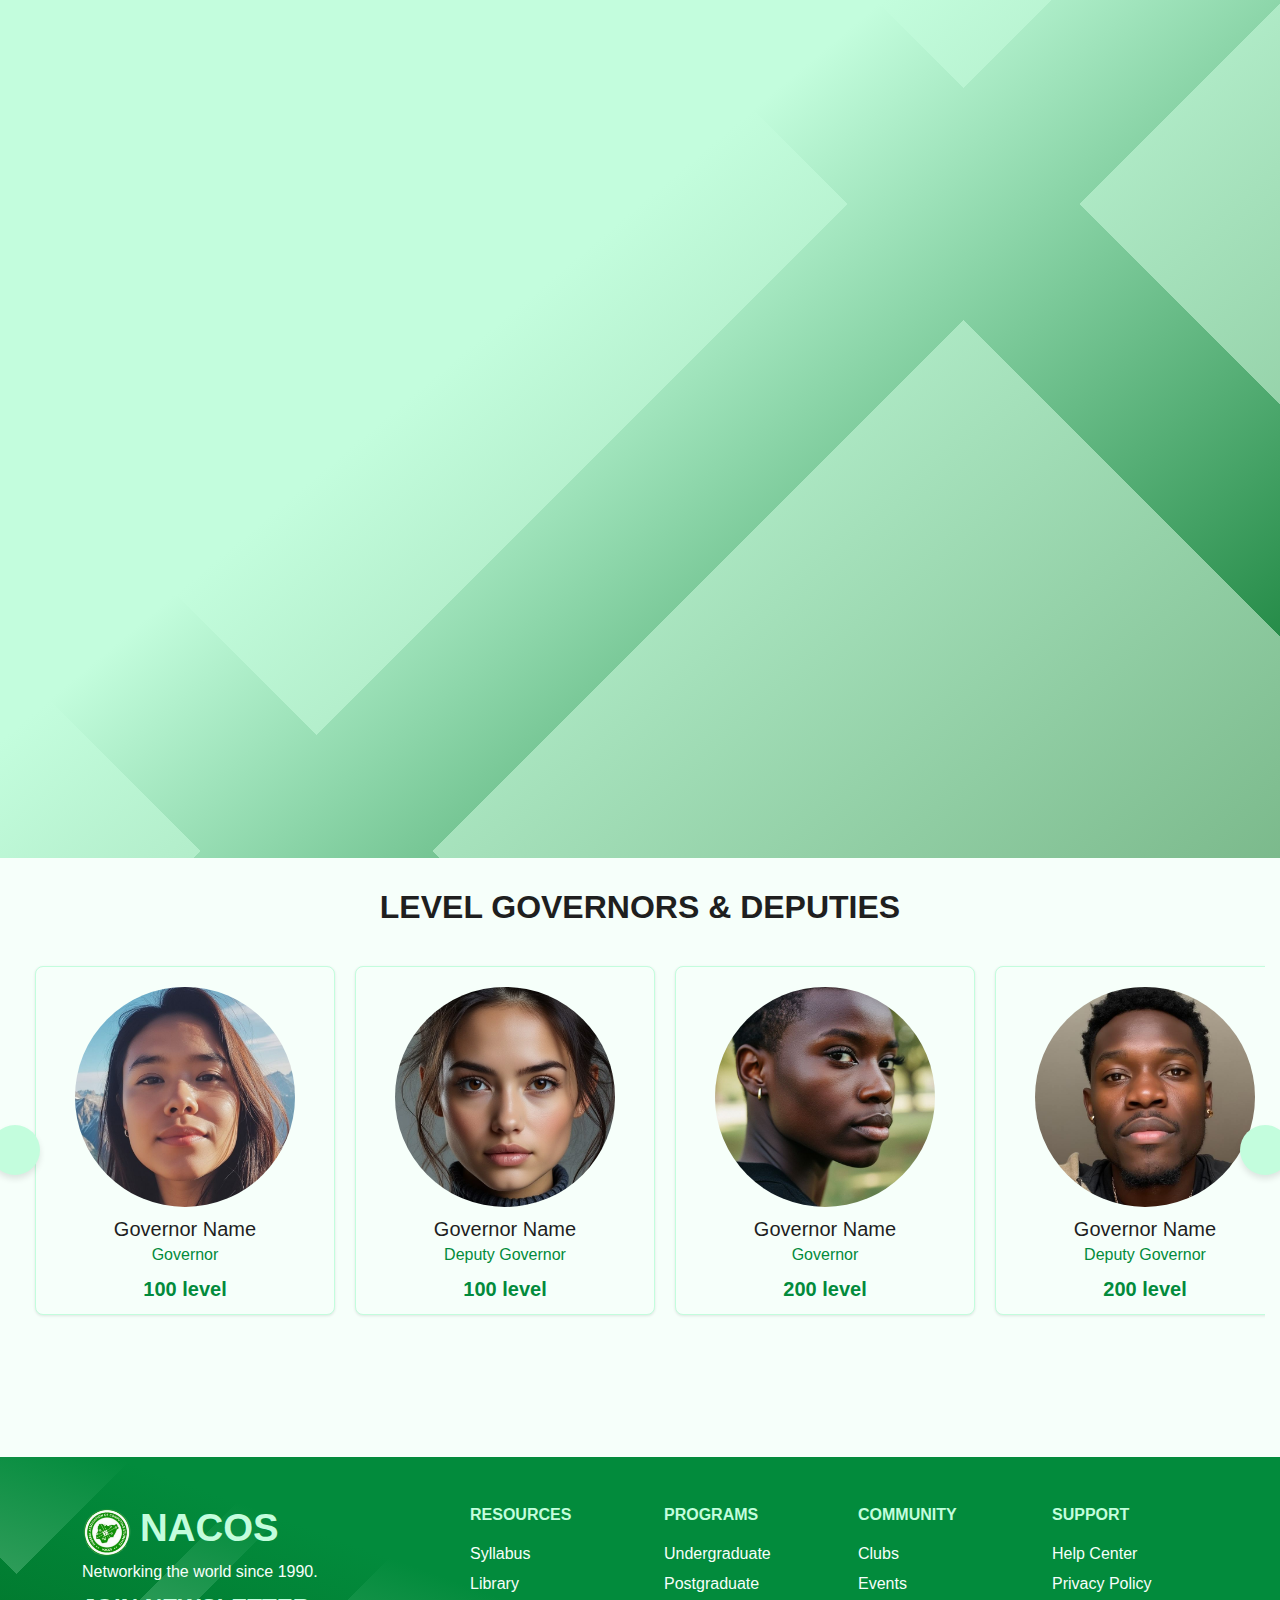
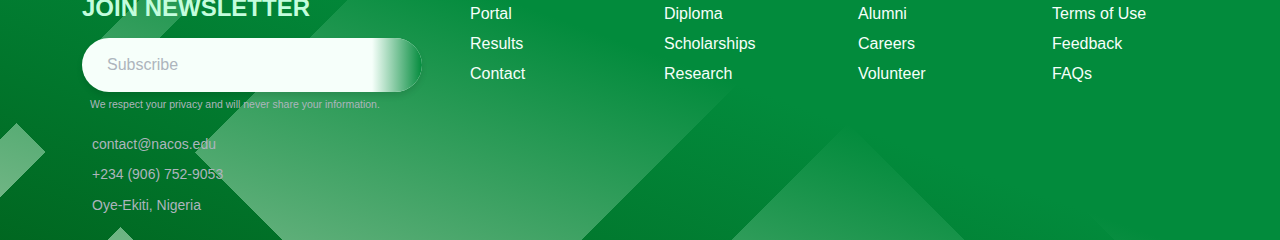
<file: executive.html>
<!DOCTYPE html>
<html lang="en">

<head>
    <!-- *========= Meta Tags and Page Information ========= -->
    <meta charset="UTF-8">
    <meta name="viewport" content="width=device-width, initial-scale=1.0">

    <!-- *========= Favicon Settings ========= -->
    <link rel="apple-touch-icon" sizes="57x57" href="media/favicon/apple-icon-57x57.png">
    <link rel="apple-touch-icon" sizes="60x60" href="media/favicon/apple-icon-60x60.png">
    <link rel="apple-touch-icon" sizes="72x72" href="media/favicon/apple-icon-72x72.png">
    <link rel="apple-touch-icon" sizes="76x76" href="media/favicon/apple-icon-76x76.png">
    <link rel="apple-touch-icon" sizes="114x114" href="media/favicon/apple-icon-114x114.png">
    <link rel="apple-touch-icon" sizes="120x120" href="media/favicon/apple-icon-120x120.png">
    <link rel="apple-touch-icon" sizes="144x144" href="media/favicon/apple-icon-144x144.png">
    <link rel="apple-touch-icon" sizes="152x152" href="media/favicon/apple-icon-152x152.png">
    <link rel="apple-touch-icon" sizes="180x180" href="media/favicon/apple-icon-180x180.png">
    <link rel="icon" type="image/png" sizes="192x192" href="media/favicon/android-icon-192x192.png">
    <link rel="icon" type="image/png" sizes="32x32" href="media/favicon/favicon-32x32.png">
    <link rel="icon" type="image/png" sizes="96x96" href="media/favicon/favicon-96x96.png">
    <link rel="icon" type="image/png" sizes="16x16" href="media/favicon/favicon-16x16.png">
    <meta name="msapplication-TileImage" content="media/favicon/ms-icon-144x144.png">

    <!-- ? ------- Additional Meta Settings -------- -->
    <link rel="manifest" href="media/favicon/manifest.json">
    <meta name="msapplication-config" content="media/favicon/browserconfig.xml">
    <link rel="canonical" href="https://nickfrost2.github.io/NACOS-website/">
    <meta name="msapplication-TileColor" content="#B8FDD7">
    <meta name="theme-color" content="#B8FDD7">

    <!-- *========= External CSS Libraries ========= -->
    <!-- ? ------- Font Awesome Icons -------- -->
    <link rel="stylesheet" href="https://site-assets.fontawesome.com/releases/v6.5.1/css/all.css">

    <!-- ? ------- Bootstrap Framework -------- -->
    <link href="https://cdn.jsdelivr.net/npm/bootstrap@5.3.3/dist/css/bootstrap.min.css" rel="stylesheet"
        integrity="sha384-QWTKZyjpPEjISv5WaRU9OFeRpok6YctnYmDr5pNlyT2bRjXh0JMhjY6hW+ALEwIH" crossorigin="anonymous">

    <!-- ? ------- AOS Animation -------- -->
    <link href="https://unpkg.com/aos@2.3.1/dist/aos.css" rel="stylesheet">

    <link rel="stylesheet" href="https://cdnjs.cloudflare.com/ajax/libs/animate.css/4.1.1/animate.min.css" />

    <!-- *========= Custom Stylesheets ========= -->
    <link rel="stylesheet" href="general.css">
    <link rel="stylesheet" href="executive.css">

    <title>NACOS FUOYE | Staff</title>
</head>

<body id="executive-page">

    <!-- *======== Navigation =========== -->
    <header>
        <nav class="navbar navbar-expand-lg custom-navbar fixed-top">
            <div class="container-fluid px-4">
                <!-- *======== Navbar Brand with Tooltip =========== -->
                <a class="navbar-brand d-flex align-items-center smart-link" href="index.html" data-bs-toggle="tooltip"
                    data-bs-placement="bottom" title="Home">
                    <img src="./media/logo.png" alt="Logo" width="35" height="35" class="me-2">
                    <strong class="brand-name">NACOS</strong>
                </a>

                <!-- Toggle button -->
                <button class="navbar-toggler custom-toggler" type="button" data-bs-toggle="offcanvas"
                    data-bs-target="#mobileMenu" aria-controls="mobileMenu" aria-label="Toggle navigation">
                    <span class="navbar-toggler-icon"></span>
                </button>


                <!-- Offcanvas menu -->
                <div class="offcanvas offcanvas-end custom-offcanvas" tabindex="-1" id="mobileMenu"
                    aria-labelledby="offcanvasNavbarLabel">
                    <div class="offcanvas-header justify-content-between">
                        <h5 class="offcanvas-title brand-name" id="offcanvasNavbarLabel">NACOS</h5>
                        <button type="button" class="btn-close custom-close" data-bs-dismiss="offcanvas"
                            aria-label="Close"></button>
                    </div>

                    <div class="offcanvas-body">
                        <ul class="navbar-nav ms-auto gap-3">
                            <li class="nav-item dropdown">
                                <a class="nav-link dropdown-toggle" href="#" role="button" data-bs-toggle="dropdown"
                                    aria-expanded="false">
                                    <i class="fa fa-building me-2"></i> Department
                                </a>
                                <ul class="dropdown-menu">
                                    <li><a class="dropdown-item smart-link" href="index.html#about-department">About
                                            us</a>
                                    </li>
                                    <li><a class="dropdown-item smart-link" href="executive.html">Staff</a></li>
                                </ul>
                            </li>

                            <li class="nav-item dropdown">
                                <a class="nav-link dropdown-toggle" href="#" role="button" data-bs-toggle="dropdown"
                                    aria-expanded="false">
                                    <i class="fa fa-handshake-angle me-2"></i> Participation
                                </a>
                                <ul class="dropdown-menu">
                                    <li><a class="dropdown-item smart-link" href="Admission-page.html">Join Mate</a>
                                    </li>
                                    <li><a class="dropdown-item" href="contact.html#contest">Contest for Post</a></li>
                                    <li><a class="dropdown-item" href="contact.html#birthday">Notify Birthday</a></li>
                                    <li>
                                        <hr class="dropdown-divider">
                                    </li>
                                    <li><a class="dropdown-item" href="contact.html#payment">Gift Us</a></li>

                                </ul>
                            </li>

                            <li class="nav-item dropdown">
                                <a class="nav-link dropdown-toggle" href="#" role="button" data-bs-toggle="dropdown"
                                    aria-expanded="false">
                                    <i class="fa fa-question-circle me-2"></i> Help & Support
                                </a>
                                <ul class="dropdown-menu">
                                    <li><a class="dropdown-item smart-link" href="index.html#FAQs">FAQs</a></li>
                                    <li><a class="dropdown-item" href="contact.html#report">Report a Problem</a></li>
                                </ul>
                            </li>

                            <li class="nav-item">
                                <a class="nav-link" href="contact.html#payment">
                                    <i class="fa fa-credit-card me-2"></i> Make Payment
                                </a>
                            </li>

                            <li class="nav-item">
                                <a class="button button2 btn btn-custom smart-link" href="contact.html">Contact Us</a>
                            </li>
                        </ul>
                    </div>
                </div>
            </div>
        </nav>
        <!-- Navbar end -->
    </header>

    <!-- *======= hero section ===== -->
    <section class="hero-section fluid" id="InsertHero">
        <div class="hero-container">
            <div class="hero-text">
                <h1 class="animate__animated animate__backInUp">Department Staff</h1>
                <p>Learn about the dedicated individuals driving innovation and fostering great achievement across our
                    Department.</p>
            </div>
        </div>
    </section>

    <!-- *====== Executive Section -->

    <section class="executive-section">
        <h1 class="legend">Department Staff</h1>
        <!-- ?------- School executives -->
        <main class="officials" id="InsertOfficialCards">
            <!-- ~top officials cards -->

            <div class="executive-container officials">
                <div class="row row-cols-1 row-cols-sm-1 row-cols-md-3 row-cols-xl-3 g-3">
                    <div class="col">
                        <div class="executive-cards">
                            <div class="card h-100">
                                <div class="executive-img-container">
                                    <img src="media/vc.jpg" class="card-img-top img-fluid" alt="Executive Image">
                                </div>
                                <div class="card-body">
                                    <h5 class="card-title text-center">Avery Thompson</h5>
                                    <p class="card-text">Vice Chancellor <br> Federal University Oye-Ekiti (FUOYE)</p>
                                    <button class="btn button" data-bs-toggle="modal" data-bs-target="#modalVC">
                                        See More <i class="fa-solid fa-angle-right"></i>
                                    </button>
                                </div>
                            </div>
                        </div>
                    </div>
                    <div class="col">
                        <div class="executive-cards">
                            <div class="card h-100">
                                <div class="executive-img-container">
                                    <img src="media/deen.jpg" class="card-img-top img-fluid" alt="Executive Image">
                                </div>
                                <div class="card-body">
                                    <h5 class="card-title text-center">Blake Peterson</h5>
                                    <p class="card-text">Deen<br> Faculty Of Science</p>
                                    <button class="btn button" data-bs-toggle="modal" data-bs-target="#modaldeen">
                                        See More <i class="fa-solid fa-angle-right"></i>
                                    </button>
                                </div>
                            </div>
                        </div>
                    </div>
                    <div class="col">
                        <div class="executive-cards">
                            <div class="card h-100">
                                <div class="executive-img-container">
                                    <img src="media/hod.jpg" class="card-img-top img-fluid" alt="Executive Image">
                                </div>
                                <div class="card-body">
                                    <h5 class="card-title text-center">Casey Rodriguez</h5>
                                    <p class="card-text">Head Of Department <br> Department Of Computer Science</p>
                                    <button class="btn button" data-bs-toggle="modal" data-bs-target="#modalHOD">
                                        See More <i class="fa-solid fa-angle-right"></i>
                                    </button>
                                </div>
                            </div>
                        </div>
                    </div>
                </div>
            </div>

            <!-- *Modals -->
            <!-- *VC Modal -->
            <div class="modal fade" id="modalVC" tabindex="-1" aria-labelledby="modalVC" aria-hidden="true">
                <div class="modal-dialog modal-dialog-centered">
                    <div class="modal-content custom-modal">
                        <div class="modal-header">
                            <h1 class="modal-title fs-5" id="modalVCLabel">Vice Chancellor</h1>
                            <button type="button" class="btn-close custom-close" data-bs-dismiss="modal"
                                aria-label="Close"></button>
                        </div>

                        <div class="modal-body">
                            <div class="container-fluid modal-content-container">
                                <div class="modal-img">
                                    <img src="media/vc.jpg" alt="">
                                </div>
                                <div class="modal-info">
                                    <h5>Avery Thompson</h5>
                                    <ul>
                                        <li>Post: Vice Chancellor</li>
                                        <li>Title: Professor</li>
                                        <li>
                                            <a href="">
                                                <i class="fa-brands fa-telegram"></i>
                                            </a>
                                            <a href="">
                                                <i class="fa-brands fa-linkedin"></i>
                                            </a>
                                            <a href="">
                                                <i class="fa-brands fa-square-whatsapp"></i>
                                            </a>
                                        </li>
                                    </ul>
                                </div>
                            </div>
                        </div>
                        <div class="modal-footer">
                            <button type="button" class="btn button" data-bs-dismiss="modal">Close</button>
                        </div>
                    </div>
                </div>
            </div>

            <!-- *DEEN Modal -->
            <div class="modal fade" id="modaldeen" tabindex="-1" aria-labelledby="modaldeenLabel" aria-hidden="true">
                <div class="modal-dialog modal-dialog-centered">
                    <div class="modal-content custom-modal">
                        <div class="modal-header">
                            <h1 class="modal-title fs-5" id="modaldeenLabel">Deen</h1>
                            <button type="button" class="btn-close custom-close" data-bs-dismiss="modal"
                                aria-label="Close"></button>
                        </div>

                        <div class="modal-body">
                            <div class="container-fluid modal-content-container">
                                <div class="modal-img">
                                    <img src="media/deen.jpg" alt="">
                                </div>
                                <div class="modal-info">
                                    <h5>Blake Peterson</h5>
                                    <ul>
                                        <li>Post: Deen</li>
                                        <li>Title: Professor</li>
                                        <li>
                                            <a href="">
                                                <i class="fa-brands fa-telegram"></i>
                                            </a>
                                            <a href="">
                                                <i class="fa-brands fa-linkedin"></i>
                                            </a>
                                            <a href="">
                                                <i class="fa-brands fa-square-whatsapp"></i>
                                            </a>
                                        </li>
                                    </ul>
                                </div>
                            </div>
                        </div>
                        <div class="modal-footer">
                            <button type="button" class="btn button" data-bs-dismiss="modal">Close</button>
                        </div>
                    </div>
                </div>
            </div>

            <!-- *HOD Modal -->
            <div class="modal fade" id="modalHOD" tabindex="-1" aria-labelledby="modalHODLabel" aria-hidden="true">
                <div class="modal-dialog modal-dialog-centered">
                    <div class="modal-content custom-modal">
                        <div class="modal-header">
                            <h1 class="modal-title fs-5" id="modalHODLabel">Head Of Department</h1>
                            <button type="button" class="btn-close custom-close" data-bs-dismiss="modal"
                                aria-label="Close"></button>
                        </div>

                        <div class="modal-body">
                            <div class="container-fluid modal-content-container">
                                <div class="modal-img">
                                    <img src="media/hod.jpg" alt="">
                                </div>
                                <div class="modal-info">
                                    <h5>Casey Rodriguez</h5>
                                    <ul>
                                        <li>Post: Head Of Department</li>
                                        <li>Title: Professor</li>
                                        <li>
                                            <a href="">
                                                <i class="fa-brands fa-telegram"></i>
                                            </a>
                                            <a href="">
                                                <i class="fa-brands fa-linkedin"></i>
                                            </a>
                                            <a href="">
                                                <i class="fa-brands fa-square-whatsapp"></i>
                                            </a>
                                        </li>
                                    </ul>
                                </div>
                            </div>
                        </div>
                        <div class="modal-footer">
                            <button type="button" class="btn button" data-bs-dismiss="modal">Close</button>
                        </div>
                    </div>
                </div>
            </div>
        </main>
        <!-- ?------- Department executives -->

        <div class="executive-container exe-cont">
            <!-- <h1 class="profile-showcase__title">Department Executives</h1> -->
            <div class="row row-cols-1 row-cols-sm-2 row-cols-md-3 row-cols-xl-4 g-4">

                <!-- President -->
                <div class="col" data-aos="fade-up">
                    <div class="card">
                        <div class="executive-img-container">
                            <img src="media/exe-1.jpg" alt="President" class="card-img-top img-fluid" alt="President">
                        </div>
                        <div class="card-body">
                            <h5 class="card-title">Nicholas Benson Oluwaferanmi</h5>
                            <p class="card-text">President</p>
                            <button class="btn button see-more-btn"><i class="fas fa-info-circle me-2"></i>See
                                More</button>
                        </div>

                        <div class="card__overlay">
                            <button class="close-details">
                                <i class="fas fa-times"></i>
                            </button>

                            <h5 class="details-title">Nicholas Benson Oluwaferanmi</h5>
                            <div class="detail-section">
                                <p><i class="fas fa-briefcase"></i> <strong>Position:</strong> President</p>
                                <p><i class="fas fa-building"></i> <strong>Department:</strong> Administration</p>
                                <p><i class="fa-solid fa-chart-simple"></i> <strong>Level:</strong> 200</p>
                                <p>
                                    <!-- Religion--> <i class="fa-solid fa-cross" data-bs-toggle="tooltip"
                                        data-bs-placement="top" title="Christian"></i> <i
                                        class="fa-solid fa-star-and-crescent" data-bs-toggle="tooltip"
                                        data-bs-placement="top" title="Muslim"></i>
                                    <!-- gender--> <i class="fa-solid fa-person" data-bs-toggle="tooltip"
                                        data-bs-placement="top" title="Male"></i> <i class="fa-solid fa-person-dress"
                                        data-bs-toggle="tooltip" data-bs-placement="top" title="Female"></i>
                                    <!-- month--> <i class="fa-solid fa-fish" data-bs-toggle="tooltip"
                                        data-bs-placement="top" title="March"></i>
                                </p>
                                <p><a href="https://nickfrost-portfolio.vercel.app/"><i
                                            class="fa-solid fa-globe-pointer"></i></a> &ensp;
                                    <a href="https://www.linkedin.com/in/benson-nicholas-oluwaferanmi/"><i
                                            class="fa-brands fa-linkedin"></i>
                                    </a> &ensp;
                                    <a href="https://twitter.com/yourprofile"><i class="fa-brands fa-x-twitter"></i>
                                    </a>
                                    &ensp;
                                    <a href="https://facebook.com/yourprofile"><i class="fa-brands fa-facebook"></i></a>
                                    &ensp;
                                    <a href="mailto:bensonicholas206@gmail.com"> <i class="fas fa-envelope"></i>
                                    </a> &ensp;
                                    <a href="https://wa.me/+2349067529053"><i class="fa-brands fa-square-whatsapp"></i>
                                    </a>
                                </p>
                            </div>

                        </div>
                    </div>
                </div>

                <!-- Vice President -->
                <div class="col" data-aos="fade-up">
                    <div class="card">
                        <div class="executive-img-container">
                            <img src="media/exe-2.jpg" alt="Vice President" class="card-img-top img-fluid"
                                alt="Vice President">
                        </div>
                        <div class="card-body">
                            <h5 class="card-title">Benson Nicholas Oluwaferanmi</h5>
                            <p class="card-text">Vice President</p>
                            <button class="btn button see-more-btn"><i class="fas fa-info-circle me-2"></i>See
                                More</button>
                        </div>

                        <div class="card__overlay">
                            <button class="close-details">
                                <i class="fas fa-times"></i>
                            </button>

                            <h5 class="details-title">Nicholas Benson Oluwaferanmi</h5>
                            <div class="detail-section">
                                <p><i class="fas fa-briefcase"></i> <strong>Position:</strong> President</p>
                                <p><i class="fas fa-building"></i> <strong>Department:</strong> Administration</p>
                                <p><i class="fa-solid fa-chart-simple"></i> <strong>Level:</strong> 200</p>
                                <p>
                                    <!-- Religion--> <i class="fa-solid fa-cross" data-bs-toggle="tooltip"
                                        data-bs-placement="top" title="Christian"></i> <i
                                        class="fa-solid fa-star-and-crescent" data-bs-toggle="tooltip"
                                        data-bs-placement="top" title="Muslim"></i>
                                    <!-- gender--> <i class="fa-solid fa-person" data-bs-toggle="tooltip"
                                        data-bs-placement="top" title="Male"></i> <i class="fa-solid fa-person-dress"
                                        data-bs-toggle="tooltip" data-bs-placement="top" title="Female"></i>
                                    <!-- month--> <i class="fa-solid fa-fish" data-bs-toggle="tooltip"
                                        data-bs-placement="top" title="March"></i>
                                </p>
                                <p><a href="https://nickfrost-portfolio.vercel.app/"><i
                                            class="fa-solid fa-globe-pointer"></i></a> &ensp;
                                    <a href="https://www.linkedin.com/in/benson-nicholas-oluwaferanmi/"><i
                                            class="fa-brands fa-linkedin"></i>
                                    </a> &ensp;
                                    <a href="https://twitter.com/yourprofile"><i class="fa-brands fa-x-twitter"></i>
                                    </a>
                                    &ensp;
                                    <a href="https://facebook.com/yourprofile"><i class="fa-brands fa-facebook"></i></a>
                                    &ensp;
                                    <a href="mailto:bensonicholas206@gmail.com"> <i class="fas fa-envelope"></i>
                                    </a> &ensp;
                                    <a href="https://wa.me/+2349067529053"><i class="fa-brands fa-square-whatsapp"></i>
                                    </a>
                                </p>
                            </div>

                        </div>
                    </div>
                </div>

                <!-- General Secretary -->
                <div class="col" data-aos="fade-up">
                    <div class="card">
                        <div class="executive-img-container">
                            <img src="media/exe-3.jpg" alt="General Secretary" class="card-img-top img-fluid"
                                alt="General Secretary">
                        </div>
                        <div class="card-body">
                            <h5 class="card-title">Oluwaferanmi Nicholas Benson</h5>
                            <p class="card-text">General Secretary</p>
                            <button class="btn button see-more-btn"><i class="fas fa-info-circle me-2"></i>See
                                More</button>
                        </div>

                        <div class="card__overlay">
                            <button class="close-details">
                                <i class="fas fa-times"></i>
                            </button>

                            <h5 class="details-title">Nicholas Benson Oluwaferanmi</h5>
                            <div class="detail-section">
                                <p><i class="fas fa-briefcase"></i> <strong>Position:</strong> President</p>
                                <p><i class="fas fa-building"></i> <strong>Department:</strong> Administration</p>
                                <p><i class="fa-solid fa-chart-simple"></i> <strong>Level:</strong> 200</p>
                                <p>
                                    <!-- Religion--> <i class="fa-solid fa-cross" data-bs-toggle="tooltip"
                                        data-bs-placement="top" title="Christian"></i> <i
                                        class="fa-solid fa-star-and-crescent" data-bs-toggle="tooltip"
                                        data-bs-placement="top" title="Muslim"></i>
                                    <!-- gender--> <i class="fa-solid fa-person" data-bs-toggle="tooltip"
                                        data-bs-placement="top" title="Male"></i> <i class="fa-solid fa-person-dress"
                                        data-bs-toggle="tooltip" data-bs-placement="top" title="Female"></i>
                                    <!-- month--> <i class="fa-solid fa-fish" data-bs-toggle="tooltip"
                                        data-bs-placement="top" title="March"></i>
                                </p>
                                <p><a href="https://nickfrost-portfolio.vercel.app/"><i
                                            class="fa-solid fa-globe-pointer"></i></a> &ensp;
                                    <a href="https://www.linkedin.com/in/benson-nicholas-oluwaferanmi/"><i
                                            class="fa-brands fa-linkedin"></i>
                                    </a> &ensp;
                                    <a href="https://twitter.com/yourprofile"><i class="fa-brands fa-x-twitter"></i>
                                    </a>
                                    &ensp;
                                    <a href="https://facebook.com/yourprofile"><i class="fa-brands fa-facebook"></i></a>
                                    &ensp;
                                    <a href="mailto:bensonicholas206@gmail.com"> <i class="fas fa-envelope"></i>
                                    </a> &ensp;
                                    <a href="https://wa.me/+2349067529053"><i class="fa-brands fa-square-whatsapp"></i>
                                    </a>
                                </p>
                            </div>

                        </div>
                    </div>
                </div>

                <!-- Financial Secretary -->
                <div class="col" data-aos="fade-up">
                    <div class="card">
                        <div class="executive-img-container">
                            <img src="media/exe-4.jpg" alt="Financial Secretary" class="card-img-top img-fluid">
                        </div>
                        <div class="card-body">
                            <h5 class="card-title">Oluwaferanmi Benson Nicholas</h5>
                            <p class="card-text">Financial Secretary</p>
                            <button class="btn button see-more-btn"><i class="fas fa-info-circle me-2"></i>See
                                More</button>
                        </div>

                        <div class="card__overlay">
                            <button class="close-details">
                                <i class="fas fa-times"></i>
                            </button>

                            <h5 class="details-title">Nicholas Benson Oluwaferanmi</h5>
                            <div class="detail-section">
                                <p><i class="fas fa-briefcase"></i> <strong>Position:</strong> President</p>
                                <p><i class="fas fa-building"></i> <strong>Department:</strong> Administration</p>
                                <p><i class="fa-solid fa-chart-simple"></i> <strong>Level:</strong> 200</p>
                                <p>
                                    <!-- Religion--> <i class="fa-solid fa-cross" data-bs-toggle="tooltip"
                                        data-bs-placement="top" title="Christian"></i> <i
                                        class="fa-solid fa-star-and-crescent" data-bs-toggle="tooltip"
                                        data-bs-placement="top" title="Muslim"></i>
                                    <!-- gender--> <i class="fa-solid fa-person" data-bs-toggle="tooltip"
                                        data-bs-placement="top" title="Male"></i> <i class="fa-solid fa-person-dress"
                                        data-bs-toggle="tooltip" data-bs-placement="top" title="Female"></i>
                                    <!-- month--> <i class="fa-solid fa-fish" data-bs-toggle="tooltip"
                                        data-bs-placement="top" title="March"></i>
                                </p>
                                <p><a href="https://nickfrost-portfolio.vercel.app/"><i
                                            class="fa-solid fa-globe-pointer"></i></a> &ensp;
                                    <a href="https://www.linkedin.com/in/benson-nicholas-oluwaferanmi/"><i
                                            class="fa-brands fa-linkedin"></i>
                                    </a> &ensp;
                                    <a href="https://twitter.com/yourprofile"><i class="fa-brands fa-x-twitter"></i>
                                    </a>
                                    &ensp;
                                    <a href="https://facebook.com/yourprofile"><i class="fa-brands fa-facebook"></i></a>
                                    &ensp;
                                    <a href="mailto:bensonicholas206@gmail.com"> <i class="fas fa-envelope"></i>
                                    </a> &ensp;
                                    <a href="https://wa.me/+2349067529053"><i class="fa-brands fa-square-whatsapp"></i>
                                    </a>
                                </p>
                            </div>

                        </div>
                    </div>
                </div>

                <!-- Treasurer -->
                <div class="col" data-aos="fade-up">
                    <div class="card">
                        <div class="executive-img-container">
                            <img src="media/exe-5.jpg" alt="Treasurer" class="card-img-top img-fluid" alt="Treasurer">
                        </div>
                        <div class="card-body">
                            <h5 class="card-title">Nicholas Oluwaferanmi Benson</h5>
                            <p class="card-text">Treasurer</p>
                            <button class="btn button see-more-btn"><i class="fas fa-info-circle me-2"></i>See
                                More</button>
                        </div>

                        <div class="card__overlay">
                            <button class="close-details">
                                <i class="fas fa-times"></i>
                            </button>

                            <h5 class="details-title">Nicholas Benson Oluwaferanmi</h5>
                            <div class="detail-section">
                                <p><i class="fas fa-briefcase"></i> <strong>Position:</strong> President</p>
                                <p><i class="fas fa-building"></i> <strong>Department:</strong> Administration</p>
                                <p><i class="fa-solid fa-chart-simple"></i> <strong>Level:</strong> 200</p>
                                <p>
                                    <!-- Religion--> <i class="fa-solid fa-cross" data-bs-toggle="tooltip"
                                        data-bs-placement="top" title="Christian"></i> <i
                                        class="fa-solid fa-star-and-crescent" data-bs-toggle="tooltip"
                                        data-bs-placement="top" title="Muslim"></i>
                                    <!-- gender--> <i class="fa-solid fa-person" data-bs-toggle="tooltip"
                                        data-bs-placement="top" title="Male"></i> <i class="fa-solid fa-person-dress"
                                        data-bs-toggle="tooltip" data-bs-placement="top" title="Female"></i>
                                    <!-- month--> <i class="fa-solid fa-fish" data-bs-toggle="tooltip"
                                        data-bs-placement="top" title="March"></i>
                                </p>
                                <p><a href="https://nickfrost-portfolio.vercel.app/"><i
                                            class="fa-solid fa-globe-pointer"></i></a> &ensp;
                                    <a href="https://www.linkedin.com/in/benson-nicholas-oluwaferanmi/"><i
                                            class="fa-brands fa-linkedin"></i>
                                    </a> &ensp;
                                    <a href="https://twitter.com/yourprofile"><i class="fa-brands fa-x-twitter"></i>
                                    </a>
                                    &ensp;
                                    <a href="https://facebook.com/yourprofile"><i class="fa-brands fa-facebook"></i></a>
                                    &ensp;
                                    <a href="mailto:bensonicholas206@gmail.com"> <i class="fas fa-envelope"></i>
                                    </a> &ensp;
                                    <a href="https://wa.me/+2349067529053"><i class="fa-brands fa-square-whatsapp"></i>
                                    </a>
                                </p>
                            </div>

                        </div>
                    </div>
                </div>

                <!-- PRO -->
                <div class="col" data-aos="fade-up">
                    <div class="card">
                        <div class="executive-img-container">
                            <img src="media/exe-7.jpg" alt="PRO" class="card-img-top img-fluid" alt="PRO">
                        </div>
                        <div class="card-body">
                            <h5 class="card-title">Benson Oluwaferanmi Nicholas</h5>
                            <p class="card-text">PRO</p>
                            <button class="btn button see-more-btn"><i class="fas fa-info-circle me-2"></i>See
                                More</button>
                        </div>

                        <div class="card__overlay">
                            <button class="close-details">
                                <i class="fas fa-times"></i>
                            </button>

                            <h5 class="details-title">Nicholas Benson Oluwaferanmi</h5>
                            <div class="detail-section">
                                <p><i class="fas fa-briefcase"></i> <strong>Position:</strong> President</p>
                                <p><i class="fas fa-building"></i> <strong>Department:</strong> Administration</p>
                                <p><i class="fa-solid fa-chart-simple"></i> <strong>Level:</strong> 200</p>
                                <p>
                                    <!-- Religion--> <i class="fa-solid fa-cross" data-bs-toggle="tooltip"
                                        data-bs-placement="top" title="Christian"></i> <i
                                        class="fa-solid fa-star-and-crescent" data-bs-toggle="tooltip"
                                        data-bs-placement="top" title="Muslim"></i>
                                    <!-- gender--> <i class="fa-solid fa-person" data-bs-toggle="tooltip"
                                        data-bs-placement="top" title="Male"></i> <i class="fa-solid fa-person-dress"
                                        data-bs-toggle="tooltip" data-bs-placement="top" title="Female"></i>
                                    <!-- month--> <i class="fa-solid fa-fish" data-bs-toggle="tooltip"
                                        data-bs-placement="top" title="March"></i>
                                </p>
                                <p><a href="https://nickfrost-portfolio.vercel.app/"><i
                                            class="fa-solid fa-globe-pointer"></i></a> &ensp;
                                    <a href="https://www.linkedin.com/in/benson-nicholas-oluwaferanmi/"><i
                                            class="fa-brands fa-linkedin"></i>
                                    </a> &ensp;
                                    <a href="https://twitter.com/yourprofile"><i class="fa-brands fa-x-twitter"></i>
                                    </a>
                                    &ensp;
                                    <a href="https://facebook.com/yourprofile"><i class="fa-brands fa-facebook"></i></a>
                                    &ensp;
                                    <a href="mailto:bensonicholas206@gmail.com"> <i class="fas fa-envelope"></i>
                                    </a> &ensp;
                                    <a href="https://wa.me/+2349067529053"><i class="fa-brands fa-square-whatsapp"></i>
                                    </a>
                                </p>
                            </div>

                        </div>
                    </div>
                </div>

                <!-- Librarian -->
                <div class="col" data-aos="fade-up">
                    <div class="card">
                        <div class="executive-img-container">
                            <img src="media/exe-6.jpg" alt="Librarian" class="card-img-top img-fluid" alt="Librarian">
                        </div>
                        <div class="card-body">
                            <h5 class="card-title">Oluwaferanmi Nicholas Benson</h5>
                            <p class="card-text">Librarian</p>
                            <button class="btn button see-more-btn"><i class="fas fa-info-circle me-2"></i>See
                                More</button>
                        </div>

                        <div class="card__overlay">
                            <button class="close-details">
                                <i class="fas fa-times"></i>
                            </button>

                            <h5 class="details-title">Nicholas Benson Oluwaferanmi</h5>
                            <div class="detail-section">
                                <p><i class="fas fa-briefcase"></i> <strong>Position:</strong> President</p>
                                <p><i class="fas fa-building"></i> <strong>Department:</strong> Administration</p>
                                <p><i class="fa-solid fa-chart-simple"></i> <strong>Level:</strong> 200</p>
                                <p>
                                    <!-- Religion--> <i class="fa-solid fa-cross" data-bs-toggle="tooltip"
                                        data-bs-placement="top" title="Christian"></i> <i
                                        class="fa-solid fa-star-and-crescent" data-bs-toggle="tooltip"
                                        data-bs-placement="top" title="Muslim"></i>
                                    <!-- gender--> <i class="fa-solid fa-person" data-bs-toggle="tooltip"
                                        data-bs-placement="top" title="Male"></i> <i class="fa-solid fa-person-dress"
                                        data-bs-toggle="tooltip" data-bs-placement="top" title="Female"></i>
                                    <!-- month--> <i class="fa-solid fa-fish" data-bs-toggle="tooltip"
                                        data-bs-placement="top" title="March"></i>
                                </p>
                                <p><a href="https://nickfrost-portfolio.vercel.app/"><i
                                            class="fa-solid fa-globe-pointer"></i></a> &ensp;
                                    <a href="https://www.linkedin.com/in/benson-nicholas-oluwaferanmi/"><i
                                            class="fa-brands fa-linkedin"></i>
                                    </a> &ensp;
                                    <a href="https://twitter.com/yourprofile"><i class="fa-brands fa-x-twitter"></i>
                                    </a>
                                    &ensp;
                                    <a href="https://facebook.com/yourprofile"><i class="fa-brands fa-facebook"></i></a>
                                    &ensp;
                                    <a href="mailto:bensonicholas206@gmail.com"> <i class="fas fa-envelope"></i>
                                    </a> &ensp;
                                    <a href="https://wa.me/+2349067529053"><i class="fa-brands fa-square-whatsapp"></i>
                                    </a>
                                </p>
                            </div>

                        </div>
                    </div>
                </div>

                <!-- Asst. Gen Sec -->
                <div class="col" data-aos="fade-up">
                    <div class="card">
                        <div class="executive-img-container">
                            <img src="media/exe-8.jpg" alt="Asst. Gen Sec" class="card-img-top img-fluid"
                                alt="Asst. Gen Sec">
                        </div>
                        <div class="card-body">
                            <h5 class="card-title">Nicholas Benson Oluwaferanmi</h5>
                            <p class="card-text">Asst. Gen Sec</p>
                            <button class="btn button see-more-btn"><i class="fas fa-info-circle me-2"></i>See
                                More</button>
                        </div>

                        <div class="card__overlay">
                            <button class="close-details">
                                <i class="fas fa-times"></i>
                            </button>

                            <h5 class="details-title">Nicholas Benson Oluwaferanmi</h5>
                            <div class="detail-section">
                                <p><i class="fas fa-briefcase"></i> <strong>Position:</strong> President</p>
                                <p><i class="fas fa-building"></i> <strong>Department:</strong> Administration</p>
                                <p><i class="fa-solid fa-chart-simple"></i> <strong>Level:</strong> 200</p>
                                <p>
                                    <!-- Religion--> <i class="fa-solid fa-cross" data-bs-toggle="tooltip"
                                        data-bs-placement="top" title="Christian"></i> <i
                                        class="fa-solid fa-star-and-crescent" data-bs-toggle="tooltip"
                                        data-bs-placement="top" title="Muslim"></i>
                                    <!-- gender--> <i class="fa-solid fa-person" data-bs-toggle="tooltip"
                                        data-bs-placement="top" title="Male"></i> <i class="fa-solid fa-person-dress"
                                        data-bs-toggle="tooltip" data-bs-placement="top" title="Female"></i>
                                    <!-- month--> <i class="fa-solid fa-fish" data-bs-toggle="tooltip"
                                        data-bs-placement="top" title="March"></i>
                                </p>
                                <p><a href="https://nickfrost-portfolio.vercel.app/"><i
                                            class="fa-solid fa-globe-pointer"></i></a> &ensp;
                                    <a href="https://www.linkedin.com/in/benson-nicholas-oluwaferanmi/"><i
                                            class="fa-brands fa-linkedin"></i>
                                    </a> &ensp;
                                    <a href="https://twitter.com/yourprofile"><i class="fa-brands fa-x-twitter"></i>
                                    </a>
                                    &ensp;
                                    <a href="https://facebook.com/yourprofile"><i class="fa-brands fa-facebook"></i></a>
                                    &ensp;
                                    <a href="mailto:bensonicholas206@gmail.com"> <i class="fas fa-envelope"></i>
                                    </a> &ensp;
                                    <a href="https://wa.me/+2349067529053"><i class="fa-brands fa-square-whatsapp"></i>
                                    </a>
                                </p>
                            </div>

                        </div>
                    </div>
                </div>

                <!-- Welfare Director -->
                <div class="col" data-aos="fade-up">
                    <div class="card">
                        <div class="executive-img-container">
                            <img src="media/exe-9.jpg" alt="Welfare Director" class="card-img-top img-fluid"
                                alt="Welfare Director">
                        </div>
                        <div class="card-body">
                            <h5 class="card-title">Benson Nicholas Oluwaferanmi</h5>
                            <p class="card-text">Welfare Director</p>
                            <button class="btn button see-more-btn"><i class="fas fa-info-circle me-2"></i>See
                                More</button>
                        </div>

                        <div class="card__overlay">
                            <button class="close-details">
                                <i class="fas fa-times"></i>
                            </button>

                            <h5 class="details-title">Nicholas Benson Oluwaferanmi</h5>
                            <div class="detail-section">
                                <p><i class="fas fa-briefcase"></i> <strong>Position:</strong> President</p>
                                <p><i class="fas fa-building"></i> <strong>Department:</strong> Administration</p>
                                <p><i class="fa-solid fa-chart-simple"></i> <strong>Level:</strong> 200</p>
                                <p>
                                    <!-- Religion--> <i class="fa-solid fa-cross" data-bs-toggle="tooltip"
                                        data-bs-placement="top" title="Christian"></i> <i
                                        class="fa-solid fa-star-and-crescent" data-bs-toggle="tooltip"
                                        data-bs-placement="top" title="Muslim"></i>
                                    <!-- gender--> <i class="fa-solid fa-person" data-bs-toggle="tooltip"
                                        data-bs-placement="top" title="Male"></i> <i class="fa-solid fa-person-dress"
                                        data-bs-toggle="tooltip" data-bs-placement="top" title="Female"></i>
                                    <!-- month--> <i class="fa-solid fa-fish" data-bs-toggle="tooltip"
                                        data-bs-placement="top" title="March"></i>
                                </p>
                                <p><a href="https://nickfrost-portfolio.vercel.app/"><i
                                            class="fa-solid fa-globe-pointer"></i></a> &ensp;
                                    <a href="https://www.linkedin.com/in/benson-nicholas-oluwaferanmi/"><i
                                            class="fa-brands fa-linkedin"></i>
                                    </a> &ensp;
                                    <a href="https://twitter.com/yourprofile"><i class="fa-brands fa-x-twitter"></i>
                                    </a>
                                    &ensp;
                                    <a href="https://facebook.com/yourprofile"><i class="fa-brands fa-facebook"></i></a>
                                    &ensp;
                                    <a href="mailto:bensonicholas206@gmail.com"> <i class="fas fa-envelope"></i>
                                    </a> &ensp;
                                    <a href="https://wa.me/+2349067529053"><i class="fa-brands fa-square-whatsapp"></i>
                                    </a>
                                </p>
                            </div>

                        </div>
                    </div>
                </div>

                <!-- Social Director -->
                <div class="col" data-aos="fade-up">
                    <div class="card">
                        <div class="executive-img-container">
                            <img src="media/exe-10.jpg" alt="Social Director" class="card-img-top img-fluid"
                                alt="Social Director">
                        </div>
                        <div class="card-body">
                            <h5 class="card-title">Oluwaferanmi Benson Nicholas</h5>
                            <p class="card-text">Social Director</p>
                            <button class="btn button see-more-btn"><i class="fas fa-info-circle me-2"></i>See
                                More</button>
                        </div>

                        <div class="card__overlay">
                            <button class="close-details">
                                <i class="fas fa-times"></i>
                            </button>

                            <h5 class="details-title">Nicholas Benson Oluwaferanmi</h5>
                            <div class="detail-section">
                                <p><i class="fas fa-briefcase"></i> <strong>Position:</strong> President</p>
                                <p><i class="fas fa-building"></i> <strong>Department:</strong> Administration</p>
                                <p><i class="fa-solid fa-chart-simple"></i> <strong>Level:</strong> 200</p>
                                <p>
                                    <!-- Religion--> <i class="fa-solid fa-cross" data-bs-toggle="tooltip"
                                        data-bs-placement="top" title="Christian"></i> <i
                                        class="fa-solid fa-star-and-crescent" data-bs-toggle="tooltip"
                                        data-bs-placement="top" title="Muslim"></i>
                                    <!-- gender--> <i class="fa-solid fa-person" data-bs-toggle="tooltip"
                                        data-bs-placement="top" title="Male"></i> <i class="fa-solid fa-person-dress"
                                        data-bs-toggle="tooltip" data-bs-placement="top" title="Female"></i>
                                    <!-- month--> <i class="fa-solid fa-fish" data-bs-toggle="tooltip"
                                        data-bs-placement="top" title="March"></i>
                                </p>
                                <p><a href="https://nickfrost-portfolio.vercel.app/"><i
                                            class="fa-solid fa-globe-pointer"></i></a> &ensp;
                                    <a href="https://www.linkedin.com/in/benson-nicholas-oluwaferanmi/"><i
                                            class="fa-brands fa-linkedin"></i>
                                    </a> &ensp;
                                    <a href="https://twitter.com/yourprofile"><i class="fa-brands fa-x-twitter"></i>
                                    </a>
                                    &ensp;
                                    <a href="https://facebook.com/yourprofile"><i class="fa-brands fa-facebook"></i></a>
                                    &ensp;
                                    <a href="mailto:bensonicholas206@gmail.com"> <i class="fas fa-envelope"></i>
                                    </a> &ensp;
                                    <a href="https://wa.me/+2349067529053"><i class="fa-brands fa-square-whatsapp"></i>
                                    </a>
                                </p>
                            </div>

                        </div>
                    </div>
                </div>

                <!-- Sport Director -->
                <div class="col" data-aos="fade-up">
                    <div class="card">
                        <div class="executive-img-container">
                            <img src="media/exe-11.jpg" class="card-img-top img-fluid" alt="Sport Director">
                        </div>
                        <div class="card-body">
                            <h5 class="card-title">Nicholas Oluwaferanmi Benson</h5>
                            <p class="card-text">Sport Director</p>
                            <button class="btn button see-more-btn"><i class="fas fa-info-circle me-2"></i>See
                                More</button>
                        </div>

                        <div class="card__overlay">
                            <button class="close-details">
                                <i class="fas fa-times"></i>
                            </button>

                            <h5 class="details-title">Nicholas Benson Oluwaferanmi</h5>
                            <div class="detail-section">
                                <p><i class="fas fa-briefcase"></i> <strong>Position:</strong> President</p>
                                <p><i class="fas fa-building"></i> <strong>Department:</strong> Administration</p>
                                <p><i class="fa-solid fa-chart-simple"></i> <strong>Level:</strong> 200</p>
                                <p>
                                    <!-- Religion--> <i class="fa-solid fa-cross" data-bs-toggle="tooltip"
                                        data-bs-placement="top" title="Christian"></i> <i
                                        class="fa-solid fa-star-and-crescent" data-bs-toggle="tooltip"
                                        data-bs-placement="top" title="Muslim"></i>
                                    <!-- gender--> <i class="fa-solid fa-person" data-bs-toggle="tooltip"
                                        data-bs-placement="top" title="Male"></i> <i class="fa-solid fa-person-dress"
                                        data-bs-toggle="tooltip" data-bs-placement="top" title="Female"></i>
                                    <!-- month--> <i class="fa-solid fa-fish" data-bs-toggle="tooltip"
                                        data-bs-placement="top" title="March"></i>
                                </p>
                                <p><a href="https://nickfrost-portfolio.vercel.app/"><i
                                            class="fa-solid fa-globe-pointer"></i></a> &ensp;
                                    <a href="https://www.linkedin.com/in/benson-nicholas-oluwaferanmi/"><i
                                            class="fa-brands fa-linkedin"></i>
                                    </a> &ensp;
                                    <a href="https://twitter.com/yourprofile"><i class="fa-brands fa-x-twitter"></i>
                                    </a>
                                    &ensp;
                                    <a href="https://facebook.com/yourprofile"><i class="fa-brands fa-facebook"></i></a>
                                    &ensp;
                                    <a href="mailto:bensonicholas206@gmail.com"> <i class="fas fa-envelope"></i>
                                    </a> &ensp;
                                    <a href="https://wa.me/+2349067529053"><i class="fa-brands fa-square-whatsapp"></i>
                                    </a>
                                </p>
                            </div>

                        </div>
                    </div>
                </div>

                <!-- Software Director -->
                <div class="col" data-aos="fade-up">
                    <div class="card">
                        <div class="executive-img-container">
                            <img src="media/exe-12.jpg" class="card-img-top img-fluid" alt="Software Director">
                        </div>
                        <div class="card-body">
                            <h5 class="card-title">Nicholas Oluwaferanmi Benson</h5>
                            <p class="card-text">Software Director</p>
                            <button class="btn button see-more-btn"><i class="fas fa-info-circle me-2"></i>See
                                More</button>
                        </div>

                        <div class="card__overlay">
                            <button class="close-details">
                                <i class="fas fa-times"></i>
                            </button>

                            <h5 class="details-title">Nicholas Benson Oluwaferanmi</h5>
                            <div class="detail-section">
                                <p><i class="fas fa-briefcase"></i> <strong>Position:</strong> President</p>
                                <p><i class="fas fa-building"></i> <strong>Department:</strong> Administration</p>
                                <p><i class="fa-solid fa-chart-simple"></i> <strong>Level:</strong> 200</p>
                                <p>
                                    <!-- Religion--> <i class="fa-solid fa-cross" data-bs-toggle="tooltip"
                                        data-bs-placement="top" title="Christian"></i> <i
                                        class="fa-solid fa-star-and-crescent" data-bs-toggle="tooltip"
                                        data-bs-placement="top" title="Muslim"></i>
                                    <!-- gender--> <i class="fa-solid fa-person" data-bs-toggle="tooltip"
                                        data-bs-placement="top" title="Male"></i> <i class="fa-solid fa-person-dress"
                                        data-bs-toggle="tooltip" data-bs-placement="top" title="Female"></i>
                                    <!-- month--> <i class="fa-solid fa-fish" data-bs-toggle="tooltip"
                                        data-bs-placement="top" title="March"></i>
                                </p>
                                <p><a href="https://nickfrost-portfolio.vercel.app/"><i
                                            class="fa-solid fa-globe-pointer"></i></a> &ensp;
                                    <a href="https://www.linkedin.com/in/benson-nicholas-oluwaferanmi/"><i
                                            class="fa-brands fa-linkedin"></i>
                                    </a> &ensp;
                                    <a href="https://twitter.com/yourprofile"><i class="fa-brands fa-x-twitter"></i>
                                    </a>
                                    &ensp;
                                    <a href="https://facebook.com/yourprofile"><i class="fa-brands fa-facebook"></i></a>
                                    &ensp;
                                    <a href="mailto:bensonicholas206@gmail.com"> <i class="fas fa-envelope"></i>
                                    </a> &ensp;
                                    <a href="https://wa.me/+2349067529053"><i class="fa-brands fa-square-whatsapp"></i>
                                    </a>
                                </p>
                            </div>

                        </div>
                    </div>
                </div>

            </div>
        </div>
    </section>

    <!-- *Governor section -->
    <section class="profile-showcase">
        <h1 class="profile-showcase__title">Level Governors & Deputies</h1>

        <div class="profile-carousel__wrapper">
            <button class="profile-carousel__nav-btn profile-carousel__nav-btn--prev">
                <i class="fas fa-chevron-left"></i>
            </button>
            <div class="profile-carousel__container" id="profile-carousel">
                <div class="profile-card" id="profile-card-1">
                    <img src="media/gov-1.jpg" alt="Class Governor" class="profile-card__image">
                    <div class="profile-card__content">
                        <h3 class="profile-card__name">Governor Name</h3>
                        <p class="profile-card__role">Governor</p>
                        <div class="profile-card__social">
                            <a href="https://nickfrost-portfolio.vercel.app/" class="profile-card__social-link">
                                <i class="fa-solid fa-globe"></i>
                            </a>
                            <a href="https://www.linkedin.com/in/benson-nicholas-oluwaferanmi/"
                                class="profile-card__social-link">
                                <i class="fa-brands fa-linkedin"></i>
                            </a>
                            <a href="https://twitter.com/yourprofile" class="profile-card__social-link">
                                <i class="fa-brands fa-twitter"></i>
                            </a>
                            <a href="https://facebook.com/yourprofile" class="profile-card__social-link">
                                <i class="fa-brands fa-facebook"></i>
                            </a>
                            <a href="mailto:bensonicholas206@gmail.com" class="profile-card__social-link">
                                <i class="fas fa-envelope"></i>
                            </a>
                            <a href="https://wa.me/+2349067529053" class="profile-card__social-link">
                                <i class="fa-brands fa-square-whatsapp"></i>
                            </a>
                        </div>
                        <div class="profile-card__level">100 level</div>
                    </div>
                </div>

                <div class="profile-card" id="profile-card-2">
                    <img src="media/gov-2.jpg" alt="Class Governor" class="profile-card__image">
                    <div class="profile-card__content">
                        <h3 class="profile-card__name">Governor Name</h3>
                        <p class="profile-card__role">Deputy Governor</p>
                        <div class="profile-card__social">
                            <a href="https://nickfrost-portfolio.vercel.app/" class="profile-card__social-link">
                                <i class="fa-solid fa-globe"></i>
                            </a>
                            <a href="https://www.linkedin.com/in/benson-nicholas-oluwaferanmi/"
                                class="profile-card__social-link">
                                <i class="fa-brands fa-linkedin"></i>
                            </a>
                            <a href="https://twitter.com/yourprofile" class="profile-card__social-link">
                                <i class="fa-brands fa-twitter"></i>
                            </a>
                            <a href="https://facebook.com/yourprofile" class="profile-card__social-link">
                                <i class="fa-brands fa-facebook"></i>
                            </a>
                            <a href="mailto:bensonicholas206@gmail.com" class="profile-card__social-link">
                                <i class="fas fa-envelope"></i>
                            </a>
                            <a href="https://wa.me/+2349067529053" class="profile-card__social-link">
                                <i class="fa-brands fa-square-whatsapp"></i>
                            </a>
                        </div>
                        <div class="profile-card__level">100 level</div>
                    </div>
                </div>

                <div class="profile-card" id="profile-card-3">
                    <img src="media/gov-3.jpg" alt="Class Governor" class="profile-card__image">
                    <div class="profile-card__content">
                        <h3 class="profile-card__name">Governor Name</h3>
                        <p class="profile-card__role">Governor</p>
                        <div class="profile-card__social">
                            <a href="https://nickfrost-portfolio.vercel.app/" class="profile-card__social-link">
                                <i class="fa-solid fa-globe"></i>
                            </a>
                            <a href="https://www.linkedin.com/in/benson-nicholas-oluwaferanmi/"
                                class="profile-card__social-link">
                                <i class="fa-brands fa-linkedin"></i>
                            </a>
                            <a href="https://twitter.com/yourprofile" class="profile-card__social-link">
                                <i class="fa-brands fa-twitter"></i>
                            </a>
                            <a href="https://facebook.com/yourprofile" class="profile-card__social-link">
                                <i class="fa-brands fa-facebook"></i>
                            </a>
                            <a href="mailto:bensonicholas206@gmail.com" class="profile-card__social-link">
                                <i class="fas fa-envelope"></i>
                            </a>
                            <a href="https://wa.me/+2349067529053" class="profile-card__social-link">
                                <i class="fa-brands fa-square-whatsapp"></i>
                            </a>
                        </div>
                        <div class="profile-card__level">200 level</div>
                    </div>
                </div>

                <div class="profile-card" id="profile-card-4">
                    <img src="media/gov-4.jpg" alt="Class Governor" class="profile-card__image">
                    <div class="profile-card__content">
                        <h3 class="profile-card__name">Governor Name</h3>
                        <p class="profile-card__role">Deputy Governor</p>
                        <div class="profile-card__social">
                            <a href="https://nickfrost-portfolio.vercel.app/" class="profile-card__social-link">
                                <i class="fa-solid fa-globe"></i>
                            </a>
                            <a href="https://www.linkedin.com/in/benson-nicholas-oluwaferanmi/"
                                class="profile-card__social-link">
                                <i class="fa-brands fa-linkedin"></i>
                            </a>
                            <a href="https://twitter.com/yourprofile" class="profile-card__social-link">
                                <i class="fa-brands fa-twitter"></i>
                            </a>
                            <a href="https://facebook.com/yourprofile" class="profile-card__social-link">
                                <i class="fa-brands fa-facebook"></i>
                            </a>
                            <a href="mailto:bensonicholas206@gmail.com" class="profile-card__social-link">
                                <i class="fas fa-envelope"></i>
                            </a>
                            <a href="https://wa.me/+2349067529053" class="profile-card__social-link">
                                <i class="fa-brands fa-square-whatsapp"></i>
                            </a>
                        </div>
                        <div class="profile-card__level">200 level</div>
                    </div>
                </div>

                <div class="profile-card" id="profile-card-5">
                    <img src="media/gov-5.jpg" alt="Class Governor" class="profile-card__image">
                    <div class="profile-card__content">
                        <h3 class="profile-card__name">Governor Name</h3>
                        <p class="profile-card__role">Governor</p>
                        <div class="profile-card__social">
                            <a href="https://nickfrost-portfolio.vercel.app/" class="profile-card__social-link">
                                <i class="fa-solid fa-globe"></i>
                            </a>
                            <a href="https://www.linkedin.com/in/benson-nicholas-oluwaferanmi/"
                                class="profile-card__social-link">
                                <i class="fa-brands fa-linkedin"></i>
                            </a>
                            <a href="https://twitter.com/yourprofile" class="profile-card__social-link">
                                <i class="fa-brands fa-twitter"></i>
                            </a>
                            <a href="https://facebook.com/yourprofile" class="profile-card__social-link">
                                <i class="fa-brands fa-facebook"></i>
                            </a>
                            <a href="mailto:bensonicholas206@gmail.com" class="profile-card__social-link">
                                <i class="fas fa-envelope"></i>
                            </a>
                            <a href="https://wa.me/+2349067529053" class="profile-card__social-link">
                                <i class="fa-brands fa-square-whatsapp"></i>
                            </a>
                        </div>
                        <div class="profile-card__level">300 level</div>
                    </div>
                </div>

                <div class="profile-card" id="profile-card-6">
                    <img src="media/gov-6.jpg" alt="Class Governor" class="profile-card__image">
                    <div class="profile-card__content">
                        <h3 class="profile-card__name">Governor Name</h3>
                        <p class="profile-card__role">Deputy Governor</p>
                        <div class="profile-card__social">
                            <a href="https://nickfrost-portfolio.vercel.app/" class="profile-card__social-link">
                                <i class="fa-solid fa-globe"></i>
                            </a>
                            <a href="https://www.linkedin.com/in/benson-nicholas-oluwaferanmi/"
                                class="profile-card__social-link">
                                <i class="fa-brands fa-linkedin"></i>
                            </a>
                            <a href="https://twitter.com/yourprofile" class="profile-card__social-link">
                                <i class="fa-brands fa-twitter"></i>
                            </a>
                            <a href="https://facebook.com/yourprofile" class="profile-card__social-link">
                                <i class="fa-brands fa-facebook"></i>
                            </a>
                            <a href="mailto:bensonicholas206@gmail.com" class="profile-card__social-link">
                                <i class="fas fa-envelope"></i>
                            </a>
                            <a href="https://wa.me/+2349067529053" class="profile-card__social-link">
                                <i class="fa-brands fa-square-whatsapp"></i>
                            </a>
                        </div>
                        <div class="profile-card__level">300 level</div>
                    </div>
                </div>

                <div class="profile-card" id="profile-card-7">
                    <img src="media/gov-7.jpg" alt="Class Governor" class="profile-card__image">
                    <div class="profile-card__content">
                        <h3 class="profile-card__name">Governor Name</h3>
                        <p class="profile-card__role">Governor</p>
                        <div class="profile-card__social">
                            <a href="https://nickfrost-portfolio.vercel.app/" class="profile-card__social-link">
                                <i class="fa-solid fa-globe"></i>
                            </a>
                            <a href="https://www.linkedin.com/in/benson-nicholas-oluwaferanmi/"
                                class="profile-card__social-link">
                                <i class="fa-brands fa-linkedin"></i>
                            </a>
                            <a href="https://twitter.com/yourprofile" class="profile-card__social-link">
                                <i class="fa-brands fa-twitter"></i>
                            </a>
                            <a href="https://facebook.com/yourprofile" class="profile-card__social-link">
                                <i class="fa-brands fa-facebook"></i>
                            </a>
                            <a href="mailto:bensonicholas206@gmail.com" class="profile-card__social-link">
                                <i class="fas fa-envelope"></i>
                            </a>
                            <a href="https://wa.me/+2349067529053" class="profile-card__social-link">
                                <i class="fa-brands fa-square-whatsapp"></i>
                            </a>
                        </div>
                        <div class="profile-card__level">400 level</div>
                    </div>
                </div>

                <div class="profile-card" id="profile-card-8">
                    <img src="media/gov-8.jpg" alt="Class Governor" class="profile-card__image">
                    <div class="profile-card__content">
                        <h3 class="profile-card__name">Governor Name</h3>
                        <p class="profile-card__role">Deputy Governor</p>
                        <div class="profile-card__social">
                            <a href="https://nickfrost-portfolio.vercel.app/" class="profile-card__social-link">
                                <i class="fa-solid fa-globe"></i>
                            </a>
                            <a href="https://www.linkedin.com/in/benson-nicholas-oluwaferanmi/"
                                class="profile-card__social-link">
                                <i class="fa-brands fa-linkedin"></i>
                            </a>
                            <a href="https://twitter.com/yourprofile" class="profile-card__social-link">
                                <i class="fa-brands fa-twitter"></i>
                            </a>
                            <a href="https://facebook.com/yourprofile" class="profile-card__social-link">
                                <i class="fa-brands fa-facebook"></i>
                            </a>
                            <a href="mailto:bensonicholas206@gmail.com" class="profile-card__social-link">
                                <i class="fas fa-envelope"></i>
                            </a>
                            <a href="https://wa.me/+2349067529053" class="profile-card__social-link">
                                <i class="fa-brands fa-square-whatsapp"></i>
                            </a>
                        </div>
                        <div class="profile-card__level">400 level</div>
                    </div>
                </div>
            </div>
            <button class="profile-carousel__nav-btn profile-carousel__nav-btn--next">
                <i class="fas fa-chevron-right"></i>
            </button>

            <div class="profile-carousel__indicators" id="profile-carousel-indicators">
                <!-- Navigation dots will be added dynamically by JavaScript -->
            </div>
        </div>
    </section>

    <div class="join_button text-center" id="governor-section">


    </div>

    <br><br><br><br><br>
    <!-- *footer -->
    <footer>
        <!-- *footer starts -->
        <div class="footer_wrapper">

            <div class="container">
                <div class="row row-cols-1 row-cols-md-2 g-5">

                    <!-- Right Section: Newsletter and Socials -->
                    <div class="col-md-4 mb-3">
                        <!-- Logo and Quick Description -->
                        <div class="footer-column footer-brand">
                            <a class="navbar-brand d-flex align-items-center smart-link" href="#index-page"
                                data-fallback="index.html" data-bs-toggle="tooltip" data-bs-placement="top"
                                title="Home">
                                <img src="./media/logo.png" alt="Logo" width="50" height="50" class="me-2">
                                <h1>
                                    <span class="brand-name text-uppercase footer-brand-name">NACOS</span>
                                </h1>
                            </a>
                            <p class="footer-tagline">Networking the world since 1990.</p>
                        </div>
                        <h4 class="text-uppercase join-text">Join Newsletter</h4>
                        <form class="newsletter-form">
                            <div class="form-group">
                                <input type="email" placeholder="Subscribe" required>
                                <button type="submit">
                                    <i class="fa fa-paper-plane"></i>
                                </button>

                            </div>
                            <div class="newsletter-info">
                                <i class="fa fa-lock"></i>
                                <small>We respect your privacy and will never share your information.</small>
                            </div>
                        </form>
                        <div class="footer-contact">
                            <p><i class="fa fa-envelope"></i> contact@nacos.edu</p>
                            <p><i class="fa fa-phone"></i> +234 (906) 752-9053</p>
                            <p><i class="fa fa-map-marker-alt"></i> Oye-Ekiti, Nigeria</p> <!-- Added address -->
                        </div>
                    </div>

                    <!-- Left Section: Link Groups (takes more visual width) -->
                    <div class="col-md-8">
                        <div class="row row-cols-2 row-cols-sm-4 g-5">
                            <div class="col">
                                <h6 class="text-uppercase">Resources</h6>
                                <ul class="list-unstyled">
                                    <li><a href="#" class="footer_link text-light text-decoration-none">Syllabus</a>
                                    </li>
                                    <li><a href="Library.html"
                                            class="footer_link text-light text-decoration-none">Library</a>
                                    </li>
                                    <li><a href="#" class="footer_link text-light text-decoration-none">Portal</a></li>
                                    <li><a href="#" class="footer_link text-light text-decoration-none">Results</a></li>
                                    <li><a href="contact.html"
                                            class="footer_link text-light text-decoration-none">Contact</a>
                                    </li>
                                </ul>
                            </div>
                            <div class="col">
                                <h6 class="text-uppercase">Programs</h6>
                                <ul class="list-unstyled">
                                    <li><a href="#"
                                            class="footer_link text-light text-decoration-none">Undergraduate</a>
                                    </li>
                                    <li><a href="#" class="footer_link text-light text-decoration-none">Postgraduate</a>
                                    </li>
                                    <li><a href="#" class="footer_link text-light text-decoration-none">Diploma</a></li>
                                    <li><a href="#" class="footer_link text-light text-decoration-none">Scholarships</a>
                                    </li>
                                    <li><a href="#" class="footer_link text-light text-decoration-none">Research</a>
                                    </li>
                                </ul>
                            </div>
                            <div class="col">
                                <h6 class="text-uppercase">Community</h6>
                                <ul class="list-unstyled">
                                    <li><a href="#" class="footer_link text-light text-decoration-none">Clubs</a></li>
                                    <li><a href="#" class="footer_link text-light text-decoration-none">Events</a></li>
                                    <li><a href="#" class="footer_link text-light text-decoration-none">Alumni</a></li>
                                    <li><a href="#" class="footer_link text-light text-decoration-none">Careers</a></li>
                                    <li><a href="#" class="footer_link text-light text-decoration-none">Volunteer</a>
                                    </li>
                                </ul>
                            </div>
                            <div class="col">
                                <h6 class="text-uppercase">Support</h6>
                                <ul class="list-unstyled">
                                    <li><a href="contact.html" class="footer_link text-light text-decoration-none">Help
                                            Center</a>
                                    </li>
                                    <li><a href="#" class="footer_link text-light text-decoration-none">Privacy
                                            Policy</a>
                                    </li>
                                    <li><a href="#" class="footer_link text-light text-decoration-none">Terms of Use</a>
                                    </li>
                                    <li><a href="#" class="footer_link text-light text-decoration-none">Feedback</a>
                                    </li>
                                    <li><a href="index.html#FAQs"
                                            class="footer_link text-light text-decoration-none">FAQs</a>
                                    </li>
                                </ul>
                            </div>
                        </div>
                    </div>

                </div>
            </div>
        </div>

    </footer>

    <!-- ?bootstrap js link -->
    <script src="https://cdn.jsdelivr.net/npm/bootstrap@5.3.5/dist/js/bootstrap.bundle.min.js"
        integrity="sha384-k6d4wzSIapyDyv1kpU366/PK5hCdSbCRGRCMv+eplOQJWyd1fbcAu9OCUj5zNLiq" crossorigin="anonymous">
        </script>
    <!-- ?AOS js link -->
    <script src="https://unpkg.com/aos@2.3.1/dist/aos.js"></script>

    <!-- ?custom js -->

    <script src="general.js"></script>



</body>

</html>
</file>
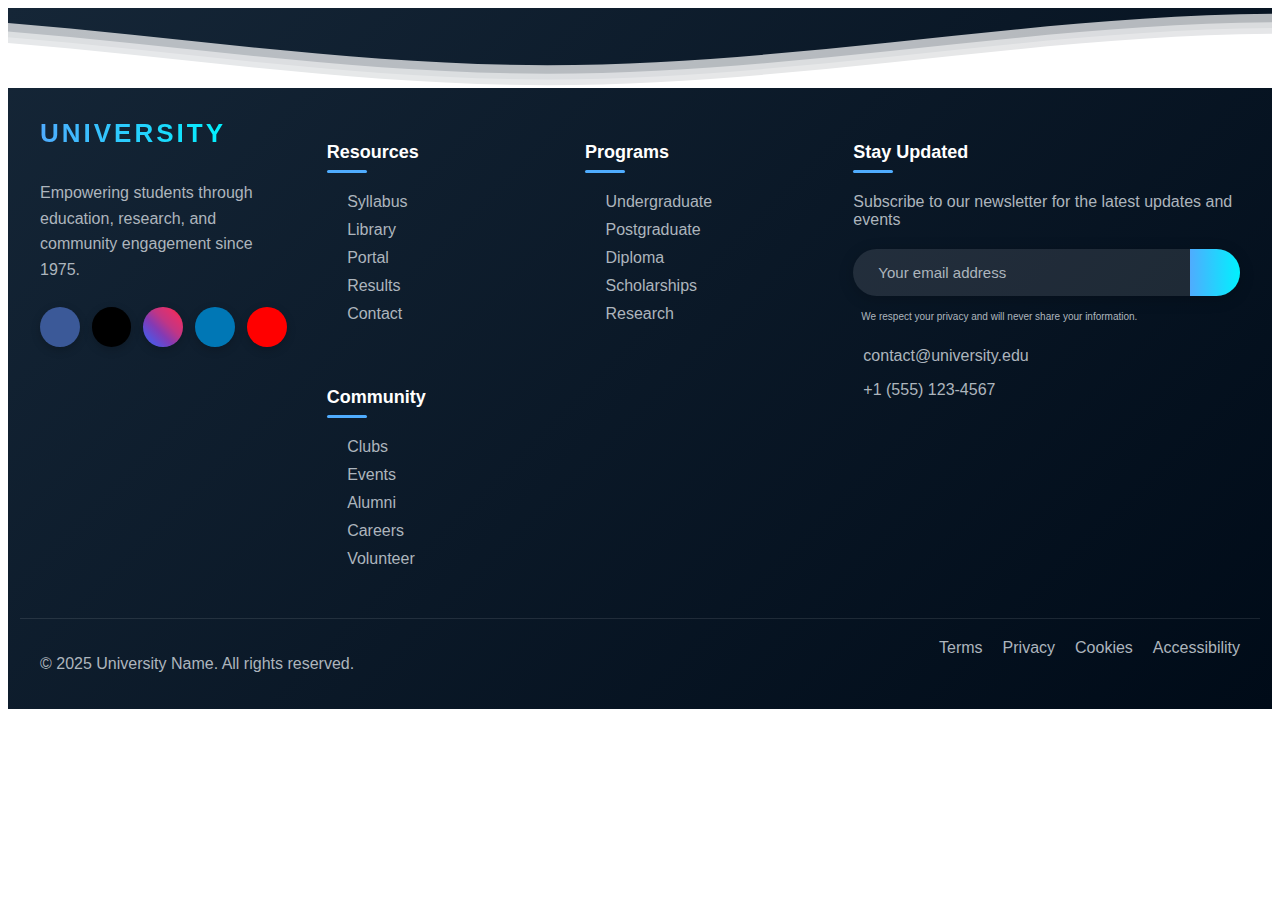
<file: media/exhibit/footerexhibit.html>
<!DOCTYPE html>
<html lang="en">

<head>
    <meta charset="UTF-8">
    <meta name="viewport" content="width=device-width, initial-scale=1.0">
    <title>Document</title>

    <style>
        /* Premium Footer Styling */
        .footer {
            position: relative;
            background: linear-gradient(135deg, #152637 0%, #000B18 100%);
            color: #fff;
            overflow: hidden;
            font-family: 'Segoe UI', Tahoma, Geneva, Verdana, sans-serif;
        }

        /* Wave Animation */
        .footer-waves {
            position: relative;
            width: 100%;
            height: 80px;
            margin-bottom: -10px;
            min-height: 80px;
            max-height: 150px;
        }

        .waves {
            position: relative;
            width: 100%;
            height: 80px;
            margin-bottom: -7px;
            min-height: 80px;
            max-height: 150px;
        }

        .parallax>use {
            animation: move-forever 25s cubic-bezier(.55, .5, .45, .5) infinite;
        }

        .parallax>use:nth-child(1) {
            animation-delay: -2s;
            animation-duration: 7s;
        }

        .parallax>use:nth-child(2) {
            animation-delay: -3s;
            animation-duration: 10s;
        }

        .parallax>use:nth-child(3) {
            animation-delay: -4s;
            animation-duration: 13s;
        }

        .parallax>use:nth-child(4) {
            animation-delay: -5s;
            animation-duration: 20s;
        }

        @keyframes move-forever {
            0% {
                transform: translate3d(-90px, 0, 0);
            }

            100% {
                transform: translate3d(85px, 0, 0);
            }
        }

        /* Main Content */
        .footer-content {
            padding: 40px 0 0;
            position: relative;
            z-index: 1;
        }

        .footer-container {
            max-width: 1200px;
            margin: 0 auto;
            padding: 0 20px;
            display: flex;
            flex-wrap: wrap;
            justify-content: space-between;
            gap: 40px;
        }

        /* Brand Section */
        .footer-brand {
            flex: 1 1 300px;
        }

        .footer-logo {
            font-size: 26px;
            letter-spacing: 3px;
            font-weight: 700;
            margin: 0 0 15px;
            background: linear-gradient(to right, #4facfe 0%, #00f2fe 100%);
            -webkit-background-clip: text;
            -webkit-text-fill-color: transparent;
            display: inline-block;
            background-clip: text;
        }

        .footer-tagline {
            color: #adb5bd;
            margin-bottom: 25px;
            line-height: 1.6;
        }

        /* Social Icons */
        .footer-social {
            display: flex;
            gap: 12px;
            margin-bottom: 30px;
        }

        .social-btn {
            display: flex;
            align-items: center;
            justify-content: center;
            width: 40px;
            height: 40px;
            border-radius: 50%;
            color: #fff;
            font-size: 18px;
            transition: all 0.3s ease;
            box-shadow: 0 3px 10px rgba(0, 0, 0, 0.2);
        }

        .social-btn:hover {
            transform: translateY(-5px);
        }

        .facebook {
            background: #3b5998;
        }

        .twitter {
            background: #000000;
        }

        .instagram {
            background: linear-gradient(45deg, #405de6, #5851db, #833ab4, #c13584, #e1306c, #fd1d1d);
        }

        .linkedin {
            background: #0077b5;
        }

        .youtube {
            background: #ff0000;
        }

        /* Links Container */
        .footer-links-container {
            display: flex;
            flex-wrap: wrap;
            gap: 30px;
            flex: 1 1 400px;
        }

        .footer-column {
            flex: 1 1 160px;
            min-width: 160px;
        }

        .footer-heading {
            color: #fff;
            font-size: 18px;
            font-weight: 600;
            margin-bottom: 20px;
            position: relative;
            padding-bottom: 10px;
        }

        .footer-heading:after {
            content: '';
            position: absolute;
            left: 0;
            bottom: 0;
            width: 40px;
            height: 3px;
            background: #4facfe;
            border-radius: 3px;
        }

        .footer-links {
            list-style: none;
            padding: 0;
            margin: 0;
        }

        .footer-links li {
            margin-bottom: 10px;
        }

        .footer-links a {
            color: #adb5bd;
            text-decoration: none;
            transition: all 0.3s ease;
            display: inline-block;
            position: relative;
        }

        .footer-links a:hover {
            color: #fff;
            transform: translateX(5px);
        }

        .footer-links a:before {
            content: "\f105";
            font-family: 'FontAwesome';
            margin-right: 8px;
            color: #4facfe;
            opacity: 0;
            transform: translateX(-5px);
            transition: all 0.3s ease;
        }

        .footer-links a:hover:before {
            opacity: 1;
            transform: translateX(0);
        }

        /* Newsletter Section */
        .footer-newsletter {
            flex: 1 1 300px;
        }

        .newsletter-text {
            color: #adb5bd;
            margin-bottom: 20px;
        }

        .newsletter-form .form-group {
            position: relative;
            overflow: hidden;
            border-radius: 50px;
            box-shadow: 0 3px 15px rgba(0, 0, 0, 0.2);
            margin-bottom: 15px;
        }

        .newsletter-form input {
            width: 100%;
            background: rgba(255, 255, 255, 0.1);
            border: none;
            padding: 15px 25px;
            font-size: 15px;
            color: #fff;
            outline: none;
        }

        .newsletter-form input::placeholder {
            color: #adb5bd;
        }

        .newsletter-form button {
            position: absolute;
            right: 0;
            top: 0;
            height: 100%;
            width: 50px;
            background: linear-gradient(to right, #4facfe 0%, #00f2fe 100%);
            border: none;
            cursor: pointer;
            transition: all 0.3s ease;
            color: #fff;
            font-size: 16px;
        }

        .newsletter-form button:hover {
            width: 80px;
        }

        .newsletter-info {
            display: flex;
            gap: 8px;
            color: #adb5bd;
            font-size: 12px;
            align-items: flex-start;
            margin-bottom: 25px;
        }

        .newsletter-info i {
            color: #4facfe;
            margin-top: 2px;
        }

        .footer-contact {
            color: #adb5bd;
        }

        .footer-contact p {
            margin-bottom: 8px;
            display: flex;
            align-items: center;
            gap: 10px;
        }

        .footer-contact i {
            color: #4facfe;
        }

        /* Bottom Section */
        .footer-bottom {
            max-width: 1200px;
            margin: 40px auto 0;
            padding: 20px;
            border-top: 1px solid rgba(255, 255, 255, 0.1);
            display: flex;
            flex-wrap: wrap;
            justify-content: space-between;
            gap: 20px;
        }

        .copyright {
            color: #adb5bd;
        }

        .footer-bottom-links {
            display: flex;
            flex-wrap: wrap;
            gap: 20px;
        }

        .footer-bottom-links a {
            color: #adb5bd;
            text-decoration: none;
            transition: color 0.3s ease;
        }

        .footer-bottom-links a:hover {
            color: #fff;
        }

        /* Responsive adjustments */
        @media (max-width: 991px) {
            .footer-container {
                gap: 50px;
            }

            .footer-links-container {
                flex: 1 1 100%;
                justify-content: space-between;
            }

            .footer-brand,
            .footer-newsletter {
                flex: 1 1 100%;
            }
        }

        @media (max-width: 768px) {
            .footer-bottom {
                flex-direction: column;
                text-align: center;
            }

            .footer-bottom-links {
                justify-content: center;
            }

            .footer-waves {
                height: 60px;
            }

            .waves {
                height: 60px;
            }
        }

        @media (max-width: 576px) {
            .footer-links-container {
                flex-direction: column;
                gap: 30px;
            }

            .footer-column {
                flex: 1 1 100%;
            }

            .footer-heading {
                margin-bottom: 15px;
            }

            .footer-links li {
                margin-bottom: 8px;
            }

            .social-btn {
                width: 36px;
                height: 36px;
                font-size: 16px;
            }
        }
    </style>
</head>

<body>
    <footer class="footer">
        <div class="footer-waves">
            <svg class="waves" xmlns="http://www.w3.org/2000/svg" xmlns:xlink="http://www.w3.org/1999/xlink"
                viewBox="0 24 150 28" preserveAspectRatio="none" shape-rendering="auto">
                <defs>
                    <path id="gentle-wave"
                        d="M-160 44c30 0 58-18 88-18s 58 18 88 18 58-18 88-18 58 18 88 18 v44h-352z" />
                </defs>
                <g class="parallax">
                    <use xlink:href="#gentle-wave" x="48" y="0" fill="rgba(255,255,255,0.7" />
                    <use xlink:href="#gentle-wave" x="48" y="3" fill="rgba(255,255,255,0.5)" />
                    <use xlink:href="#gentle-wave" x="48" y="5" fill="rgba(255,255,255,0.3)" />
                    <use xlink:href="#gentle-wave" x="48" y="7" fill="#fff" />
                </g>
            </svg>
        </div>

        <div class="footer-content">
            <div class="footer-container">
                <!-- Logo and Quick Description -->
                <div class="footer-column footer-brand">
                    <h3 class="footer-logo">UNIVERSITY</h3>
                    <p class="footer-tagline">Empowering students through education, research, and community engagement
                        since 1975.</p>
                    <div class="footer-social">
                        <a href="#" class="social-btn facebook">
                            <i class="fa fa-facebook-f"></i>
                        </a>
                        <a href="#" class="social-btn twitter">
                            <i class="fa fa-twitter"></i>
                        </a>
                        <a href="#" class="social-btn instagram">
                            <i class="fa fa-instagram"></i>
                        </a>
                        <a href="#" class="social-btn linkedin">
                            <i class="fa fa-linkedin"></i>
                        </a>
                        <a href="#" class="social-btn youtube">
                            <i class="fa fa-youtube"></i>
                        </a>
                    </div>
                </div>

                <!-- Link Groups -->
                <div class="footer-links-container">
                    <div class="footer-column">
                        <h4 class="footer-heading">Resources</h4>
                        <ul class="footer-links">
                            <li><a href="#">Syllabus</a></li>
                            <li><a href="#">Library</a></li>
                            <li><a href="#">Portal</a></li>
                            <li><a href="#">Results</a></li>
                            <li><a href="#">Contact</a></li>
                        </ul>
                    </div>

                    <div class="footer-column">
                        <h4 class="footer-heading">Programs</h4>
                        <ul class="footer-links">
                            <li><a href="#">Undergraduate</a></li>
                            <li><a href="#">Postgraduate</a></li>
                            <li><a href="#">Diploma</a></li>
                            <li><a href="#">Scholarships</a></li>
                            <li><a href="#">Research</a></li>
                        </ul>
                    </div>

                    <div class="footer-column">
                        <h4 class="footer-heading">Community</h4>
                        <ul class="footer-links">
                            <li><a href="#">Clubs</a></li>
                            <li><a href="#">Events</a></li>
                            <li><a href="#">Alumni</a></li>
                            <li><a href="#">Careers</a></li>
                            <li><a href="#">Volunteer</a></li>
                        </ul>
                    </div>
                </div>

                <!-- Newsletter -->
                <div class="footer-column footer-newsletter">
                    <h4 class="footer-heading">Stay Updated</h4>
                    <p class="newsletter-text">Subscribe to our newsletter for the latest updates and events</p>
                    <form class="newsletter-form">
                        <div class="form-group">
                            <input type="email" placeholder="Your email address" required>
                            <button type="submit">
                                <i class="fa fa-paper-plane"></i>
                            </button>
                        </div>
                        <div class="newsletter-info">
                            <i class="fa fa-lock"></i>
                            <small>We respect your privacy and will never share your information.</small>
                        </div>
                    </form>
                    <div class="footer-contact">
                        <p><i class="fa fa-envelope"></i> contact@university.edu</p>
                        <p><i class="fa fa-phone"></i> +1 (555) 123-4567</p>
                    </div>
                </div>
            </div>

            <!-- Bottom Copyright -->
            <div class="footer-bottom">
                <div class="copyright">
                    <p>&copy; 2025 University Name. All rights reserved.</p>
                </div>
                <div class="footer-bottom-links">
                    <a href="#">Terms</a>
                    <a href="#">Privacy</a>
                    <a href="#">Cookies</a>
                    <a href="#">Accessibility</a>
                </div>
            </div>
        </div>
    </footer>
</body>

</html>
</file>
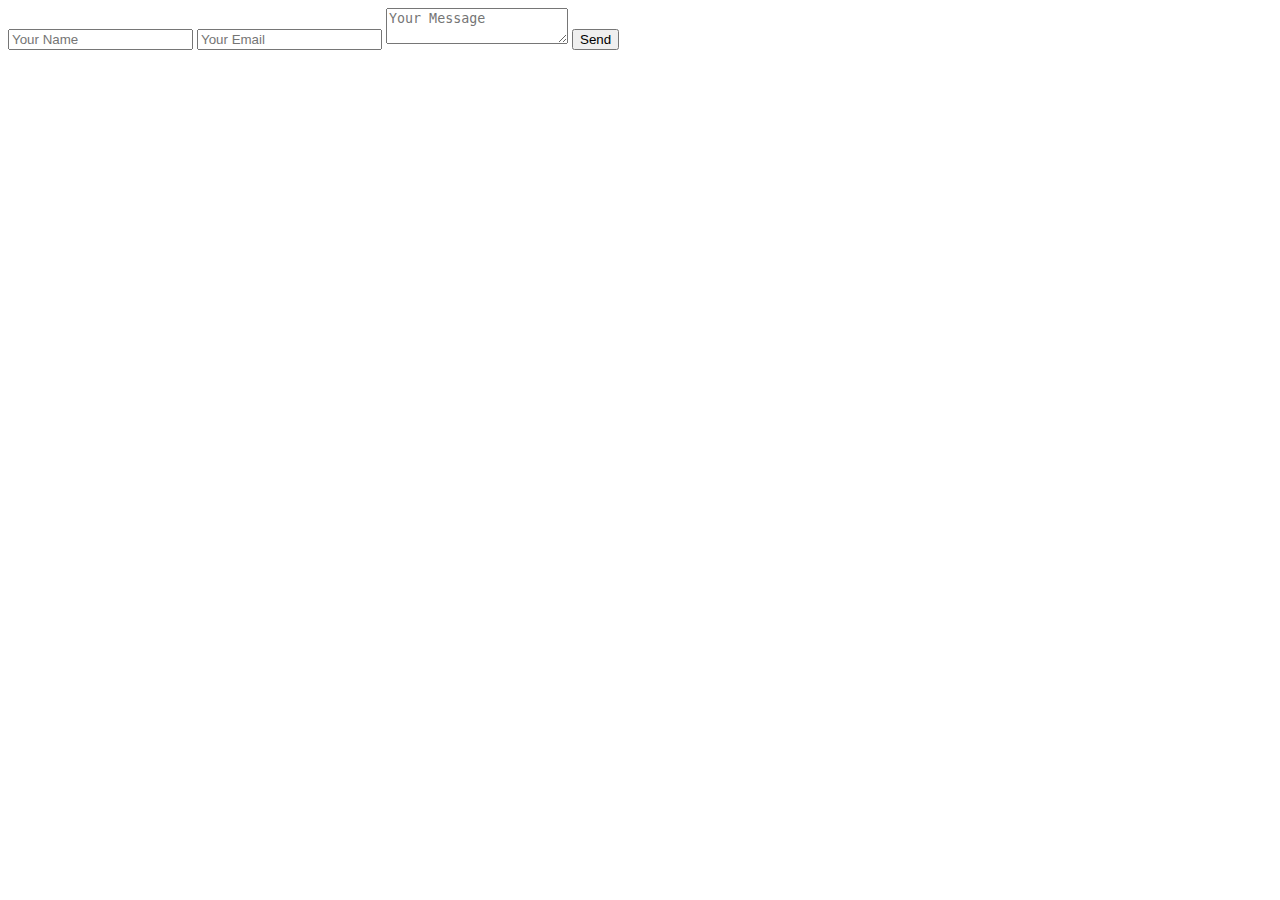
<file: media/exhibit/formsubmission-exhibit.html>
<!DOCTYPE html>
<html lang="en">

<head>
    <meta charset="UTF-8">
    <meta name="viewport" content="width=device-width, initial-scale=1.0">
    <title>Document</title>
    <Style>
        h1 {
            text-align: center;
            margin: 35px 0 20px 0 !important;
        }
    </style>

</head>

<body>
    <iframe name="hidden_iframe" style="display:none;"></iframe>

    <form id="contact-form">
        <input type="text" name="name" required placeholder="Your Name">
        <input type="email" name="email" required placeholder="Your Email">
        <textarea name="message" required placeholder="Your Message"></textarea>
        <button type="submit">Send</button>
    </form>

    <div id="form-feedback" style="display:none;">Thanks for your submission!</div>
    <div id="form-error" style="display:none;">Something went wrong. Please try again.</div>

    <script>
        // Form Submission Handler
        document.getElementById("contact-form").addEventListener("submit", function (e) {
            e.preventDefault();

            const form = e.target;
            const formData = new FormData(form);

            fetch("https://usebasin.com/f/5c7379141745", {
                method: "POST",
                body: formData
            }).then(response => response.json())
                .then(data => {
                    if (data.success) {
                        document.getElementById("form-feedback").style.display = "block";  // Show success message
                        form.reset();  // Reset form
                    } else {
                        document.getElementById("form-error").style.display = "block";  // Show error message
                    }
                }).catch((error) => {
                    console.error('Error:', error);
                    document.getElementById("form-error").style.display = "block";  // Show error message on failure
                });
        });
    </script>



</body>

</html>
</file>
<file: general.css>
/* ~ CSS Comment code  */
/* *======== Sections =========== */
/* ? ------- Sub-sections -------- */
/* & ++++++++ more details ++++++++ */
/* !!!!!! Handle with care !!!!!!! */
/* ^^^^^^^ Optional Section ^^^^^^^ */
/* ----------- explanation --------- */


/* *========= Declaring Vars ======== */
:root {
    /* Base Colors */
    --primary_color: #028b3c;
    --secondary_dark: #01421e;
    --primary_light: #5acf94;
    --primary_soft: #def3e7;

    /* Accent Colors */
    --accent_color: #c3fddd;
    --hover_color: #03944b;

    /* Neutrals */
    --white_color: #F6FFFA;
    --black_color: #1F1F1F;
    --neutral_gray: #a5abb6;

    /* Status Colors (based on green theme) */
    --success-color: #16A34A;
    --danger-color: #D32F2F;
    --warning-color: #F59E0B;

    /* &--- Border Radius -----*/
    --radius-sm: 4px;
    --radius-md: 8px;
    --radius-lg: 16px;

    /* &Shadows */
    --shadow-sm: 0 1px 3px rgba(0, 0, 0, 0.1);
    --shadow-md: 0 4px 6px rgba(0, 0, 0, 0.1);
    --shadow-lg: 0 10px 20px rgba(0, 0, 0, 0.15);

    /* &Font Weights */
    --font-light: 300;
    --font-regular: 500;
    --font-bold: 700;

    /* &Font Sizes */
    --font-sm: 0.875rem;
    --font-md: 1rem;
    --font-lg: 1.25rem;
    --font-xl: 1.5rem;

    /* &Spacing */
    --space-xs: 0.25rem;
    --space-sm: 0.5rem;
    --space-md: 1rem;
    --space-lg: 2rem;

    /* &Transitions */
    --transition: all 0.3s ease-in-out;
}

/* *======== Global Reset & Base Styles =========== */
* {
    margin: 0;
    padding: 0;
    box-sizing: border-box;
    font-family: -apple-system, BlinkMacSystemFont, "Segoe UI", Roboto, "Helvetica Neue", Arial, sans-serif;
    scroll-margin-top: 80px;
}

*::selection {
    background-color: var(--warning-color);
    color: var(--primary_color);
}

/* ^^^^^^^^^ Optional Scrollbar Styling ^^^^^^ */
/* 
*::-webkit-scrollbar {
    width: 10px;
    background-color: var(--primary_color);
}

*::-webkit-scrollbar-thumb {
    background-color: var(--black_color);
    border-radius: 50px;
}

*::-webkit-scrollbar-button {
    background-color: var(--accent_color);
} 
*/

/* ~Animation AOS */
.only-fade {
    transform: none !important;
        /* Removes the upward motion */
}

.hover-shake:hover {
    animation: headShake 1s;
}

/* ^^^^^^^^^^ End Optional Scrollbar Styling ^^^^^^^^^ */

body,
html {
    height: 100%;
    margin: auto;
    text-wrap: pretty;
    background-color: var(--white_color);
    scroll-behavior: smooth;
    max-width: 1400px;
}
body {
    overflow-x: hidden;
}

/* *======== Typography =========== */
/* & ++++++++ Base Typography Elements ++++++++ */
a {
    text-decoration: none;
    color: var(--black_color);
    transition: var(--transition);
}

a:hover {
    color: var(--primary_color);
}

h1 {
    font-size: 2rem;
    font-weight: var(--font-bold);
    text-transform: uppercase;
}

h2 {
    font-size: 1.5rem;
    font-weight: var(--font-bold);
    text-transform: capitalize;
}

h3 {
    font-size: 1rem;
    font-weight: var(--font-regular);
}

h4,
h5,
h6 {
    font-weight: var(--font-regular);
    text-transform: capitalize;
}

p {
    font-size: var(--font-md);
    line-height: 1.6;
}

/* & ++++++++ Section Heading Divider Style ++++++++ */
.legend {
    display: flex;
    align-items: center;
    width: 100%;
    color: var(--black_color);
    font-weight: var(--font-bold);
    text-align: center;
}

.legend::before,
.legend::after {
    content: "";
    flex: 1;
    height: 2px;
    background-color: var(--black_color);
}

.legend::before {
    margin-right: var(--space-md);
}

.legend::after {
    margin-left: var(--space-md);
}

/* *======== Animations =========== */
@keyframes pulseFade {

    0%,
    100% {
        transform: scale(1);
        opacity: 1;
    }

    50% {
        transform: scale(1.15);
        opacity: 0.5;
    }
}

@keyframes highlight {
    0% {
        background-color: var(--white_color);
    }

    100% {
        background-color: transparent;
    }
}

@keyframes fadeIn {
    from {
        opacity: 0;
        transform: translateY(10px);
    }

    to {
        opacity: 1;
        transform: translateY(0);
    }
}

@keyframes move-forever {
    0% {
        transform: translate3d(-90px, 0, 0);
    }

    100% {
        transform: translate3d(85px, 0, 0);
    }
}

/* *======== Components =========== */
/* ? ------- Buttons -------- */
.button {
    cursor: pointer;
    z-index: 0;
    background-color: var(--primary_color);
    color: var(--white_color);
    font-weight: var(--font-regular);
    border-radius: var(--radius-md);
    outline: none;
    border: none;
    padding: 0.5rem 1rem;
    transition: var(--transition);
}


.button:hover {
    color: var(--primary_color);
    background-color: var(--accent_color);
    box-shadow: var(--shadow-sm);
}

/* & ++++++++ Button Variations ++++++++ */
.button2 {
    background-color: var(--white_color);
    color: var(--primary_color);
}

.button2:hover {
    background-color: var(--accent_color);
}


.button3:hover {
    background-color: var(--white_color);
}


/* ? ------- Info Alerts -------- */
.info {
    border-left: 5px solid var(--success-color);
    background-color: var(--accent_color);
    border-radius: 0 !important;
    text-align: left;
}

.info-red {
    background-color: rgb(245, 181, 181) !important;
    border-left: 5px solid var(--danger-color) !important;
}

/* ^^^^^^^ pre loader section ^^^^^^ */
#preloader {
    position: fixed;
    top: 0;
    left: 0;
    width: 100%;
    height: 100%;
    background-color: var(--accent_color);
    display: flex;
    justify-content: center;
    align-items: center;
    z-index: 9999;
    transition: opacity 0.5s ease;
}

#preloader.hidden {
    opacity: 0;
    pointer-events: none;
}

.spinner {
    width: 50px;
    height: 50px;
    border: 5px solid #ccc;
    border-top-color: #007A33;
    /* Primary brand color */
    border-radius: 50%;
    animation: spin 1s linear infinite;
}

@keyframes spin {
    to {
        transform: rotate(360deg);
    }
}

/* *======== Navigation =========== */
/* ? ------- Navbar Base -------- */
.custom-navbar {
    background: var(--primary_color);
    box-shadow: var(--shadow-md);
    font-weight: normal;
    padding: 0.5rem 1rem;
    max-width: 1400px;
    margin: auto;
}

/* & ++++++++ Brand Styling ++++++++ */
.brand-name {
    color: var(--white_color);
    font-weight: var(--font-bold);
    font-size: var(--font-xl);
}

/* & ++++++++ Nav Links ++++++++ */
.nav-link {
    color: var(--white_color);
    font-weight: var(--font-regular);
    transition: var(--transition);
    position: relative;
    padding: 0.5rem 1rem;
}

.nav-link:hover {
    color: var(--accent_color);
}

.nav-link:active {
    color: var(--primary_light) !important;
}

/* & ++++++++ Underline Animation ++++++++ */
.nav-link::after {
    content: "";
    position: absolute;
    width: 100%;
    height: 2px;
    background-color: var(--accent_color);
    bottom: 0;
    left: 0;
    transform: scaleX(0);
    transform-origin: bottom center;
    transition: transform 0.25s ease-out;
}

.nav-link:hover::after {
    transform: scaleX(1);
    transform-origin: bottom center;
}

/* & ++++++++ Dropdown Menu ++++++++ */
.dropdown-menu {
    border-radius: var(--radius-md);
    border: 1px solid var(--accent_color);
    box-shadow: var(--shadow-md);
}

.dropdown-item {
    font-weight: normal;
    padding: 0.5rem 1rem;
    transition: var(--transition);
}

.dropdown-item:hover {
    background-color: var(--accent_color);
    color: var(--black_color);
    padding-left: 1.3rem;
}

/* & ++++++++ Toggler Customization ++++++++ */
.custom-toggler {
    border: 1px solid var(--white_color);
    border-radius: var(--radius-sm);
    color: var(--white_color);
    padding: 0.25rem;
}

.navbar-toggler-icon {
    background-image: url("data:image/svg+xml;charset=utf8,%3Csvg viewBox='0 0 30 30' xmlns='http://www.w3.org/2000/svg'%3E%3Cpath stroke='%23f6fffa' stroke-width='2' stroke-linecap='round' stroke-miterlimit='10' d='M4 7h22M4 15h22M4 23h22'/%3E%3C/svg%3E") !important;
}

/* & ++++++++ Close Button ++++++++ */
.custom-close {
    filter: invert(96%) sepia(12%) saturate(397%) hue-rotate(85deg) brightness(108%) contrast(98%);
}

/* & ++++++++ Offcanvas Styling ++++++++ */
.custom-offcanvas {
    background-color: var(--primary_color);
    border-left: 3px solid var(--white_color);
}

/* & ++++++++ Dropdown Toggle Icon ++++++++ */
.dropdown-toggle::after {
    content: "\f0d7";
    /* Font Awesome down arrow */
    transition: all 0.2s ease;
}

.dropdown-toggle:hover::after,
.dropdown-toggle[aria-expanded="true"]::after {
    content: "\f0de";
    /* Font Awesome up arrow */
    color: var(--accent_color);
}

/* & ++++++++ Icons in Nav Links ++++++++ */
.nav-link i {
    color: var(--white_color);
    transition: var(--transition);
}

.nav-link:hover i {
    color: var(--accent_color);
}

.nav-link i::after {
    display: none !important;
}

/* *======== Hero Section for other pages =========== */
.hero-section {
    background-image: url("./media/herobg.png");
    background-repeat: no-repeat;
    background-size: cover;
    background-position: center;
    height: 500px;
    display: flex;
    justify-content: center;
    align-items: center;
    overflow: hidden;
}

.hero-container {
    width: 100%;
    height: 100%;
    padding: clamp(2rem, 5vw, 4rem);
    display: flex;
    text-align: center;
    color: var(--white_color);
    background: linear-gradient(to top,
            rgba(0, 0, 0, 0.6) 0%,
            rgba(0, 0, 0, 0.6) 10%,
            transparent 100%);
    padding: 2rem;
    justify-content: center;
    align-items: end;
}

.hero-text {
    padding-bottom: 20px;
    color: var(--white_color);
    text-shadow: 0 1px 3px rgba(0, 0, 0, 0.6);
}

.hero-text h1 {
    font-size: 3rem;
    font-weight: var(--font-bold);
}

.hero-text p {
    font-size: var(--font-xl);
}

/* *======== Option Section =========== */
/* ? ------- Social Links -------- */
.option {
    height: max-content;
}

.option_items {
    flex: 1;
    display: flex;
    justify-content: space-evenly;
    text-align: center;
}

.option_link {
    text-decoration: none;
    color: var(--primary_color);
    padding: 10px;
    width: 100%;
    height: 100%;
    transition: var(--transition);
    display: flex;
    flex-direction: column;
    justify-content: center;
    align-items: center;
}

.option_link:hover {
    background-color: var(--primary_color);
    color: var(--accent_color);
    transform: translateY(-2px);
    box-shadow: var(--shadow-lg);
}

.option_link i {
    font-size: 3.5rem;
    margin-bottom: 10px;
}

.option_link p {
    font-size: var(--font-md);
    margin-bottom: 0;
}

/* *======== Footer =========== */
footer {
    background:
        linear-gradient(20deg, rgba(1, 71, 1, 0.37) 0%, var(--primary_color) 50%),
        linear-gradient(135deg, #0000 20.5%, #007a33 0 29.5%, #0000 0) 0 50px,
        linear-gradient(45deg, #0000 8%, #007a33 0 17%, #0000 0 58%) 100px 0,
        linear-gradient(135deg, #0000 8%, #007a33 0 17%, #0000 0 58%, #007a33 0 67%, #0000 0),
        linear-gradient(45deg, #0000 8%, #007a33 0 17%, #0000 0 58%, #007a33 0 67%, #0000 0 83%, #007a33 0 92%, #0000 0),
        var(--accent_color);
    background-size: cover;
    background-repeat: no-repeat;
    background-position: center;
    color: var(--black_color);
}

.footer_wrapper {
    width: 100%;
    padding: 0 20px;
}

/* ? ------- Newsletter Section -------- */
.footer-newsletter {
    flex: 1 1 200px;
    margin-bottom: 30px;
}

.footer-brand-name {
    font-size: larger;
}

.footer-tagline {
    color: var(--white_color);
    margin-bottom: 10px;
}

.newsletter-form .form-group {
    position: relative;
    overflow: hidden;
    border-radius: 50px;
    box-shadow: var(--shadow-md);
    margin-bottom: 15px;
    margin-top: 10px;
}

.newsletter-form input {
    width: 100%;
    background: var(--white_color);
    border: none;
    padding: 15px 25px;
    font-size: var(--font-md);
    color: var(--primary_color);
    outline: none;
}

.newsletter-form input::placeholder {
    color: #adb5bd;
}

.newsletter-form button {
    position: absolute;
    right: 0;
    top: 0;
    height: 100%;
    width: 50px;
    background: linear-gradient(to right, var(--white_color) 0%, var(--primary_color) 100%);
    border: none;
    cursor: pointer;
    transition: var(--transition);
    color: var(--white_color);
    font-size: var(--font-md);
}

.newsletter-form button:hover {
    width: 80px;
}

.newsletter-info {
    display: flex;
    gap: 8px;
    color: #adb5bd;
    font-size: 12px;
    align-items: flex-start;
    margin: -10px 0 20px 0;
}

/* ? ------- Footer Contact -------- */
.footer-contact {
    color: #adb5bd;
}

.footer-contact p {
    margin-bottom: 8px;
    display: flex;
    align-items: center;
    gap: 10px;
    font-size: var(--font-sm);
}

.footer-contact i {
    color: var(--accent_color);
}


/* ? ------- Footer Links -------- */
.footer_link {
    color: var(--white_color) !important;
    transition: var(--transition);
    line-height: 30px;
}

.footer_link:hover {
    color: var(--accent_color) !important;
    padding-left: 5px;
}

.text-uppercase {
    text-transform: uppercase;
    font-weight: var(--font-bold);
    color: var(--accent_color);
    margin-bottom: 15px;
}

/* *======== Media Queries =========== */
/* ? ------- Large Screen Hover Effects -------- */
@media (min-width: 992px) {
    .navbar-nav .dropdown:hover>.dropdown-menu {
        display: block;
        margin-top: 0;
        animation: fadeIn 0.3s ease;
    }
}

/* ? ------- Mobile Optimizations -------- */
@media (max-width: 991.98px) {

    /* & ++++++++ Offcanvas Width ++++++++ */
    .custom-offcanvas {
        width: 500px !important;
        max-width: 85vw;
    }
}

@media (max-width: 900px) {

    /* & ++++++++ Typography Adjustments ++++++++ */
    h1 {
        font-size: var(--font-xl);
        font-weight: var(--font-bold);
        text-transform: uppercase;
    }

    h2 {
        font-size: var(--font-lg);
        font-weight: var(--font-bold);
        text-transform: capitalize;
    }

    h3 {
        font-size: var(--font-md);
        font-weight: var(--font-regular);
    }

    /* & ++++++++ Hero Text Adjustments ++++++++ */
    .hero-text h1 {
        font-size: 2rem;
    }

    .hero-text p {
        font-size: var(--font-md);
    }

    /* & ++++++++ Navigation Mobile Adjustments ++++++++ */
    .nav-link {
        padding: 0.7rem 0;
        border-bottom: 1px solid rgba(0, 0, 0, 0.05);
    }

    .navbar-nav {
        padding-top: 1rem;
    }

    .btn-custom {
        margin-top: 1rem;
        width: 100%;
        text-align: center;
    }

    .nav-link i+ ::after {
        display: none !important;
    }
}
</file>
<file: contact-&-Admissionpage.css>
/* ~ CSS Comment code  */
/* *======== Sections =========== */
/* ? ------- Sub-sections -------- */
/* & ++++++++ more details ++++++++ */
/* !!!!!! Handle with care !!!!!!! */
/* ^^^^^^^ Optional Section ^^^^^^^ */
/* ----------- explanation --------- */


/* *======== General Styles =========== */
.custom-alert {
    position: fixed;
    inset: 0;
    background: rgba(0, 0, 0, 0.5);
    display: grid;
    place-items: center;
    z-index: 9999;
}

.custom-alert.hidden {
    display: none;
}

.custom-alert-box {
    background: var(--accent_color);
    color: var(--primary_color);
    padding: var(--space-lg);
    border-radius: var(--radius-md);
    width: 90%;
    max-width: 400px;
    text-align: center;
    box-shadow: 0 0 20px rgba(0, 0, 0, 0.3);
}

.custom-alert-box button {
    margin-top: var(--space-md);
    background-color: var(--black_color);
    color: var(--white_color);
    border: none;
    padding: 0.6rem 1.2rem;
    border-radius: 999px;
    cursor: pointer;
    transition: var(--transition);
}

.custom-alert-box button:hover {
    background-color: var(--primary_color);
}

.copy-notification {
    display: none;
    color: var(--success-color);
    font-size: var(--font-sm);
    margin-left: 8px;
    transition: var(--transition);
}

.copy-notification.show {
    display: inline;
    opacity: 1;
}

/* *========= Contact Page ========= */
.contact-section {
    margin-bottom: -30px;
}

.contact-section .container {
    width: 100%;
    max-width: 1200px;
    margin: 0 auto;
    padding: var(--space-lg) var(--space-md);
}

.contact-section .legend {
    margin: 2.5rem 0 0 0;
}

/* ? ------- Navigation Tabs -------- */
.contact-section .forms-navigation {
    display: flex;
    flex-wrap: wrap;
    gap: 0.75rem;
    margin-bottom: 1.5rem;
    border-radius: var(--radius-md);
}

.contact-section .menu-link {
    flex: 1;
    min-width: 100px;
    padding: 0.5rem var(--space-md);
    border: 2px solid var(--primary_color);
    background-color: transparent;
    color: var(--primary_color);
    border-radius: var(--radius-md);
    cursor: pointer;
    transition: var(--transition);
    text-align: center;
    font-weight: var(--font-regular);
    display: flex;
    align-items: center;
    justify-content: center;
    gap: 0.5rem;
}

.contact-section .menu-link.active,
.contact-section .menu-link.active>.fas,
.contact-section .menu-link:hover {
    background-color: var(--primary_color);
    color: var(--accent_color);
}

/* ? ------- Form Containers -------- */
.form-container {
    display: none;
    padding: var(--space-lg);
    border-radius: var(--radius-md);
    background: var(--white_color);
    box-shadow: var(--shadow-md);
    animation: fadeIn 0.5s ease-in-out;
}

@keyframes fadeIn {
    from {
        opacity: 0;
        transform: translateY(30px);
    }

    to {
        opacity: 1;
        transform: translateY(0);
    }
}

.form-container.active {
    display: block;
}

.form-title {
    margin-bottom: 1.5rem;
    font-size: var(--font-xl);
    font-weight: var(--font-regular);
    color: var(--black_color);
    display: flex;
    align-items: center;
    gap: 0.5rem;
}

/* ? ------- Form Layout & Elements -------- */
.form-grid {
    display: grid;
    grid-template-columns: repeat(auto-fit, minmax(500px, 1fr));
    gap: 1.5rem;
}

.form-grid.grid-diff {
    grid-template-columns: repeat(auto-fit, minmax(280px, 1fr));
}

.form-group {
    position: relative;
}

.form-group.full-width {
    grid-column: 1 / -1;
}

.form-label {
    display: block;
    margin-bottom: 0.5rem;
    font-weight: var(--font-regular);
    font-size: var(--font-md);
    color: var(--black_color);
}

.form-control {
    width: 100%;
    padding: 0.75rem var(--space-md);
    border-radius: var(--radius-md);
    border: 1px solid #cbd5e1;
    background: var(--white_color);
    font-size: var(--font-md);
    transition: var(--transition);
}

.form-control:focus {
    background-color: var(--white_color);
    outline: none;
    border-color: var(--primary_color);
    box-shadow: var(--shadow-sm);
}

.form-control::placeholder {
    color: #94b89d;
}

textarea.form-control {
    resize: vertical;
    min-height: 100px;
    max-height: 200px;
}

/* ? ------- Info Box -------- */
.info-box {
    grid-column: 1 / -1;
    padding: 1.25rem;
    font-size: var(--font-md);
    margin: var(--space-md) 0;
}

.info-box strong {
    color: var(--primary_color);
}

.info-box ul {
    margin-top: 0.75rem;
    margin-left: 1.5rem;
}

.info-box li {
    margin-bottom: 0.5rem;
}

/* ? ------- Form Footer -------- */
.form-footer {
    grid-column: 1 / -1;
    margin-top: var(--space-md);
    display: flex;
    gap: 10px;
    justify-content: flex-end;
}

.form-footer .btn {
    border-radius: 0;
    display: inline-flex;
    align-items: center;
    gap: 0.5rem;
}

.form-footer .fas {
    color: var(--white_color);
}

.form-footer .btn:hover .fas {
    color: var(--primary_color);
}

.btn i {
    font-size: var(--font-sm);
}

/* ? ------- Toggle Elements -------- */
.toggle-wrapper {
    display: flex;
    align-items: center;
    margin: var(--space-md) 0;
    padding: 0.75rem;
    background-color: var(--secondary-color);
    border-radius: var(--radius-md);
}

.toggle-wrapper label {
    display: flex;
    align-items: center;
    font-weight: var(--font-regular);
    cursor: pointer;
}

.toggle-wrapper input[type="checkbox"] {
    margin-right: 0.5rem;
    width: 1.2rem;
    height: 1.2rem;
    accent-color: var(--primary_color);
}

/* ? ------- File Input -------- */
.file-input-wrapper .form-control {
    cursor: pointer;
    padding-left: var(--space-lg);
}

/* *========= Admission Page ========= */
.point_container {
    accent-color: var(--primary_color);
    padding: 20px 15px;
    max-width: 800px;
    margin: 0 auto;
}

header {
    display: flex;
    justify-content: center;
    align-items: center;
    margin-bottom: 30px;
    flex-wrap: wrap;
    gap: 20px 30px;
}

.hero-btn {
    width: 15rem;
    height: 3rem !important;
}

.point_container h1 {
    text-align: center;
    margin-bottom: 30px;
}

.point_container form {
    border-radius: var(--radius-md);
    box-shadow: var(--shadow-lg);
    background-color: var(--white_color);
    padding: 25px 20px;
}

/* ? ------- Fieldset Styles -------- */
.point_container fieldset {
    background-color: rgba(133, 131, 131, 0.03);
    border-radius: var(--radius-md);
    border: 1px solid var(--accent_color);
    padding: 20px 15px 15px;
    margin-bottom: 25px;
    position: relative;
}

/* & ++++++++ Legend Styles ++++++++ */
.point_container fieldset legend {
    font-size: var(--font-lg);
    font-weight: var(--font-regular);
    color: var(--white_color);
    background-color: var(--primary_color);
    padding: 8px 15px;
    border-radius: var(--radius-sm);
    text-align: center;

    /* Fix legend positioning and appearance */
    display: inline-block;
    width: auto;
    margin-bottom: 0;
    line-height: 1.2;
    float: none;
    border: none;

    /* Ensure legend stays positioned correctly */
    position: relative;
    top: -2px;
}

/* ? ------- Info Box Styles -------- */
.info {
    margin: 15px 0;
    padding: 10px 15px;
}

.point_container .info p,
.point_container .info a {
    margin-bottom: 5px;
}

/* ? ------- Form Element Styles -------- */
.point_container label {
    display: inline-block;
    margin: 8px 0;
    font-weight: var(--font-regular);
    color: var(--black_color);
}

.point_container div.sitting {
    display: flex;
    justify-content: flex-start;
    flex-wrap: wrap;
    margin: 15px 0;
    gap: 20px;
}

.point_container div.sitting label {
    margin: 0;
    padding: 0;
    cursor: pointer;
}

.point_container input[type="radio"] {
    transform: scale(1.5);
    margin-right: 10px;
    cursor: pointer;
    transition: var(--transition);
    vertical-align: middle;
}

.point_container input[type="text"],
.point_container input[type="tel"],
.point_container select {
    width: 100%;
    padding: 10px;
    border: 1px solid #cbd5e1;
    border-radius: var(--radius-sm);
    margin-bottom: 10px;
    font-size: var(--font-md);
    background-color: var(--white_color);
}

.point_container input[type="text"]:focus,
.point_container input[type="tel"]:focus,
.point_container select:focus {
    outline: none;
    border-color: var(--primary_color);
    box-shadow: var(--shadow-md);
}

.point_container input[type="text"]:hover,
.point_container input[type="tel"]:hover,
.point_container select:hover {
    border: var(--primary_color) solid 1px;
}

.point_container select:hover {
    cursor: pointer;
}

/* ? ------- Output Styles -------- */
.point_container output {
    font-weight: var(--font-bold);
    color: var(--secondary_color);
    font-size: var(--font-lg);
    padding: 5px;
    border-radius: var(--radius-sm);
    display: inline-block;
    min-width: 50px;
    text-align: center;
}

.point_container output[name="fuoye"]::after {
    content: "%";
}

.point_container output[name="waec"]::after {
    content: "/40";
}

.point_container output[name="screening"]::after {
    content: "/60";
}

/* ? ------- Result Box Styles -------- */
.point_container .result {
    margin-top: 15px;
    padding: 12px;
    background-color: var(--accent_color);
    border-radius: var(--radius-sm);
    text-align: center;
    transition: var(--transition);
}

/* ? ------- Input Group Styles -------- */
.point_container .grade {
    display: flex;
    align-items: center;
    margin-bottom: 12px;
}

.point_container .grade label {
    width: 120px;
    margin-right: 20px;
    flex-shrink: 0;
}

.point_container .grade select {
    flex: 1;
}

.point_container .grade-select label:not(.exclude)::after {
    content: ":";
}

/* *========= Join Mates Section ========= */
.join-container {
    margin-top: 20px;
    gap: 10px;
    text-align: center;
}

/* *========= Media Queries ========= */
/* ? ------- Tablet & Mobile Styles -------- */
@media (max-width: 768px) {
    .forms-navigation {
        flex-direction: column;
        gap: 0.5rem;
    }

    .menu-link {
        width: 100%;
    }

    .form-container {
        padding: 1.5rem;
    }

    .form-grid {
        grid-template-columns: 1fr;
    }
}

/* ? ------- Small Mobile Styles -------- */
@media (max-width: 500px) {
    .point_container .grade {
        flex-direction: column;
        align-items: flex-start;
    }

    .point_container .grade label {
        margin-bottom: 4px;
    }

    .point_container .grade select {
        width: 100%;
    }

    .point_container fieldset {
        padding: 25px 12px 12px;
    }

    .point_container fieldset legend {
        font-size: 1rem;
        padding: 6px 12px;
    }
}

@media (max-width: 450px) {
    .point_container div.sit {
        width: 100%;
        flex-direction: column;
        align-items: flex-start;
    }

    .point_container .sit:nth-child(1) {
        margin-bottom: 15px;
    }

    .point_container label,
    .point_container legend,
    .point_container h2,
    .point_container h3,
    .point_container button,
    .point_container input[type="reset"],
    .point_container input[type="submit"],
    .point_container input[type="button"] {
        font-size: 1rem;
    }
}
</file>
<file: executive.css>
/* ~ CSS Comment code  */
/* *======== Sections =========== */
/* ? ------- Sub-sections -------- */
/* & ++++++++ more details ++++++++ */
/* !!!!!! Handle with care !!!!!!! */
/* ^^^^^^^ Optional Section ^^^^^^^ */
/* ----------- explanation --------- */

/* *========= Executive Sections =========== */
.executive-section {
    margin-top: 3rem;
}

/* *========= Top Officials =========== */
.officials .executive-container {
    padding: 20px 30px;
    margin: 0 auto -20px auto;
}

.officials .executive-img-container {
    height: 300px;
    overflow: hidden;
}

.officials .card {
    background: #f09819;
    background: -webkit-linear-gradient(358deg, #f09819 0%, #edde5d 100%);
    background: linear-gradient(358deg, #f09819 0%, #edde5d 100%);
    border-radius: 0 !important;
}

.officials .executive-img-container img {
    width: 100%;
    height: 100%;
    object-fit: cover;
}

.officials .col {
    padding: 15px;
}

.officials .card-body {
    font-size: var(--font-lg);
    margin: 0;
}

/* *========= Modal Design =========== */
/* ? ------- Custom Modal Card -------- */
.custom-modal {
    background: #f09819;
    background: -webkit-linear-gradient(358deg, #f09819 0%, #edde5d 100%);
    background: linear-gradient(358deg, #f09819 0%, #edde5d 100%);
    color: var(--black_color);
    border-radius: var(--radius-md);
    border: 1px solid var(--white_color);
    box-shadow: var(--shadow-lg);
    backdrop-filter: blur(15px);
    width: clamp(300px, 80vw, 1000px);
    margin: auto;
}

.modal-content-container {
    display: flex;
    flex-direction: column;
    gap: var(--space-md);
    align-items: center;
    justify-content: center;
    text-align: center;
}

.modal-img {
    width: 100%;
    max-width: 300px;
    aspect-ratio: 1;
    overflow: hidden;
    box-shadow: var(--shadow-md);
}

.modal-img img {
    width: 100%;
    height: 100%;
    object-fit: cover;
    display: block;
}

.modal-info h5 {
    font-size: var(--font-xl);
    font-weight: var(--font-regular);
    margin-bottom: 0.75rem;
    color: var(--primary_color);
}

.modal-info ul {
    list-style: none;
    padding: 0;
    margin: 0;
    font-size: var(--font-md);
    color: var(--primary_color);
    text-align: start;
}

.modal-info ul li {
    margin-bottom: var(--space-sm);
}

.modal-info ul li a {
    font-size: 1.5rem;
    margin: 0 var(--space-sm);
    transition: var(--transition);
    text-decoration: none;
}

/* *========= Department Executive =========== */
.executive-container {
    margin: 20px auto;
    padding: 20px 50px;
    text-align: center;
}

.exe-cont {
    background:
        linear-gradient(320deg, rgba(1, 71, 1, 0.37) 0%, var(--accent_color) 50%),
        linear-gradient(135deg, #0000 20.5%, var(--primary_color) 0 29.5%, #0000 0) 0 50px,
        linear-gradient(45deg, #0000 8%, var(--primary_color) 0 17%, #0000 0 58%) 100px 0,
        linear-gradient(135deg, #0000 8%, var(--primary_color) 0 17%, #0000 0 58%, var(--primary_color) 0 67%, #0000 0),
        linear-gradient(45deg, #0000 8%, var(--primary_color) 0 17%, #0000 0 58%, var(--primary_color) 0 67%, #0000 0 83%, var(--primary_color) 0 92%, #0000 0),
        var(--accent_color);
    background-size: cover;
    background-repeat: no-repeat;
    background-position: center;
    padding-bottom: 40px;
}

/* ? ------- Card Design -------- */
.card {
    text-align: center;
    background: var(--white_color);
    padding: 0;
    border-radius: var(--radius-md) !important;
    position: relative;
    overflow: hidden;
    transition: 0.5s cubic-bezier(0.6, 0.4, 0, 1);
    display: flex;
    flex-direction: column;
    justify-content: center;
    align-items: center;
    gap: 1em;
    color: var(--black_color);
    height: 400px;
    box-shadow: var(--shadow-md);
    margin: 0 auto;
    border: none;
}

.executive-img-container {
    width: 100%;
    height: 200px;
    overflow: hidden;
}

.card-img-top {
    width: 100%;
    height: 100%;
    object-fit: cover;
    transition: transform 0.5s ease;
    border-radius: 0 !important;
}

.card-body {
    padding: 15px;
    text-align: center;
    width: 100%;
}

.card-title {
    font-size: var(--font-lg);
    font-weight: var(--font-regular);
    margin-bottom: var(--space-sm);
}

.card-text {
    color: var(--primary_color);
    margin-bottom: var(--space-md);
}

/* ? ------- Card Overlay -------- */
.card__overlay {
    position: absolute;
    inset: 0;
    width: 100%;
    height: 100%;
    display: flex;
    flex-direction: column;
    justify-content: flex-start;
    align-items: center;
    background-color: var(--white_color);
    color: var(--primary_color);
    border-radius: var(--radius-md);
    padding: 25px;
    top: 100%;
    transition: all 1s cubic-bezier(0.6, 0.4, 0, 1);
}

.card.active .card__overlay {
    top: 0;
}

.card.active>div:not(.card__overlay),
.card.active>.card-body,
.card.active>.executive-img-container {
    opacity: 0;
}

.close-details {
    position: absolute;
    top: 15px;
    right: 15px;
    background: none;
    border: none;
    color: var(--primary_color);
    font-size: var(--font-lg);
    cursor: pointer;
}

.detail-section {
    margin-bottom: var(--space-sm);
    text-align: left;
    width: 100%;
}

.detail-section i {
    text-align: center;
}

.details-title {
    margin-bottom: var(--space-md);
    border-bottom: 1px solid rgba(19, 100, 8, 0.2);
    padding-bottom: var(--space-sm);
    width: 100%;
    text-align: left;
}

.detail-list {
    list-style-type: none;
    padding-left: 5px;
    margin-top: var(--space-sm);
    margin-bottom: var(--space-sm);
    text-align: left;
}

.detail-list li {
    margin-bottom: 0.25rem;
}

/* *========= Governor Carousel Section =========== */
.profile-showcase {
    display: flex;
    flex-direction: column;
    justify-content: center;
    align-items: center;
    width: 100%;
    overflow: hidden;
    padding: 0 15px;
    margin: 30px 0;
    height: max-content;
}

.profile-showcase__title {
    color: var(--black_color);
    margin-bottom: 20px;
    text-align: center;
}

.profile-carousel__wrapper {
    position: relative;
    width: 100%;
}

/* ? ------- Carousel Container -------- */
.profile-carousel__container {
    display: flex;
    padding: 20px;
    gap: 20px;
    overflow-x: auto;
    overscroll-behavior-x: contain;
    scroll-snap-type: x mandatory;
    scroll-behavior: smooth;
    scrollbar-width: none;
    /* Hide scrollbar for Firefox */
    text-align: center;
}

.profile-carousel__container::-webkit-scrollbar {
    display: none;
    /* Hide scrollbar for Chrome/Safari/Opera */
}

/* ? ------- Profile Card -------- */
.profile-card {
    flex: 0 0 auto;
    width: 300px;
    height: max-content;
    padding-top: 20px;
    border: 1px solid var(--accent_color);
    max-width: 70vw;
    background-color: var(--white_color);
    border-radius: var(--radius-md);
    scroll-snap-align: center;
    box-shadow: var(--shadow-sm);
    transition: var(--transition);
    overflow: hidden;
    display: flex;
    flex-direction: column;
}

.profile-card:hover {
    transform: translateY(-8px);
    box-shadow: var(--shadow-md);
}

.profile-card__image {
    width: 100%;
    height: 220px;
    object-fit: cover;
    object-position: center;
    border-radius: 12px 12px 0 0;
    clip-path: circle();
}

.profile-card__content {
    display: flex;
    justify-content: flex-start;
    flex-direction: column;
    flex-grow: 1;
    padding: 10px;
    gap: 0;
}

.profile-card__name {
    font-size: var(--font-lg);
    font-weight: var(--font-regular);
    color: var(--black_color);
    margin-bottom: 1px;
}

.profile-card__role {
    font-size: var(--font-md);
    color: var(--primary_color);
    margin-bottom: 1px;
}

.profile-card__social {
    display: flex;
    justify-content: center;
    gap: 10px;
    margin-bottom: 0;
    flex-wrap: wrap;
}

.profile-card__social-link {
    transition: var(--transition);
}

.profile-card__social-link:hover {
    color: var(--primary_color);
}

.profile-card__level {
    font-size: var(--font-lg);
    font-weight: var(--font-bold);
    color: var(--primary_color);
    margin-top: 5px;
}

/* ? ------- Carousel Navigation -------- */
.profile-carousel__nav-btn {
    position: absolute;
    top: 50%;
    transform: translateY(-50%);
    background: var(--accent_color);
    border: none;
    color: #333;
    font-size: var(--font-xl);
    width: 50px;
    height: 50px;
    display: flex;
    justify-content: center;
    align-items: center;
    cursor: pointer;
    z-index: 10;
    border-radius: 50%;
    box-shadow: var(--shadow-md);
    transition: var(--transition);
}

.profile-carousel__nav-btn:hover {
    background: var(--primary_color);
    color: var(--white_color);
}

.profile-carousel__nav-btn--prev {
    left: -25px;
}

.profile-carousel__nav-btn--next {
    right: -25px;
}

/* ? ------- Carousel Indicators -------- */
.profile-carousel__indicators {
    display: flex;
    justify-content: center;
    margin-top: 20px;
    gap: 10px;
}

.profile-carousel__indicator {
    width: 12px;
    height: 12px;
    border-radius: 50%;
    background-color: var(--accent_color);
    cursor: pointer;
    transition: background-color 0.3s, transform 0.2s;
}

.profile-carousel__indicator:hover {
    background-color: var(--primary_color);
}

.profile-carousel__indicator--active {
    background-color: var(--black_color);
    transform: scale(1.2);
}

/* *========= Button Styles =========== */
.join_button {
    max-width: 1250px;
    margin: 0 auto;
}

.join-btn {
    gap: var(--space-sm);
    padding: 0.75rem 1.5rem;
    font-weight: var(--font-regular);
}

/* *========= Media Queries =========== */
/* ? ------- Modal Responsive Layout -------- */
@media (min-width: 768px) {
    .modal-content-container {
        flex-direction: row;
        gap: 0;
        text-align: left;
        align-items: flex-start;
    }

    .modal-info {
        padding-left: var(--space-md);
    }
}

/* ? ------- Carousel Responsive Layout -------- */
@media (max-width: 768px) {
    .profile-card {
        width: 260px;
    }

    .profile-carousel__nav-btn {
        width: 40px;
        height: 40px;
        font-size: var(--font-lg);
    }

    .profile-carousel__nav-btn--prev {
        left: -10px;
    }

    .profile-carousel__nav-btn--next {
        right: -10px;
    }
}
</file>
